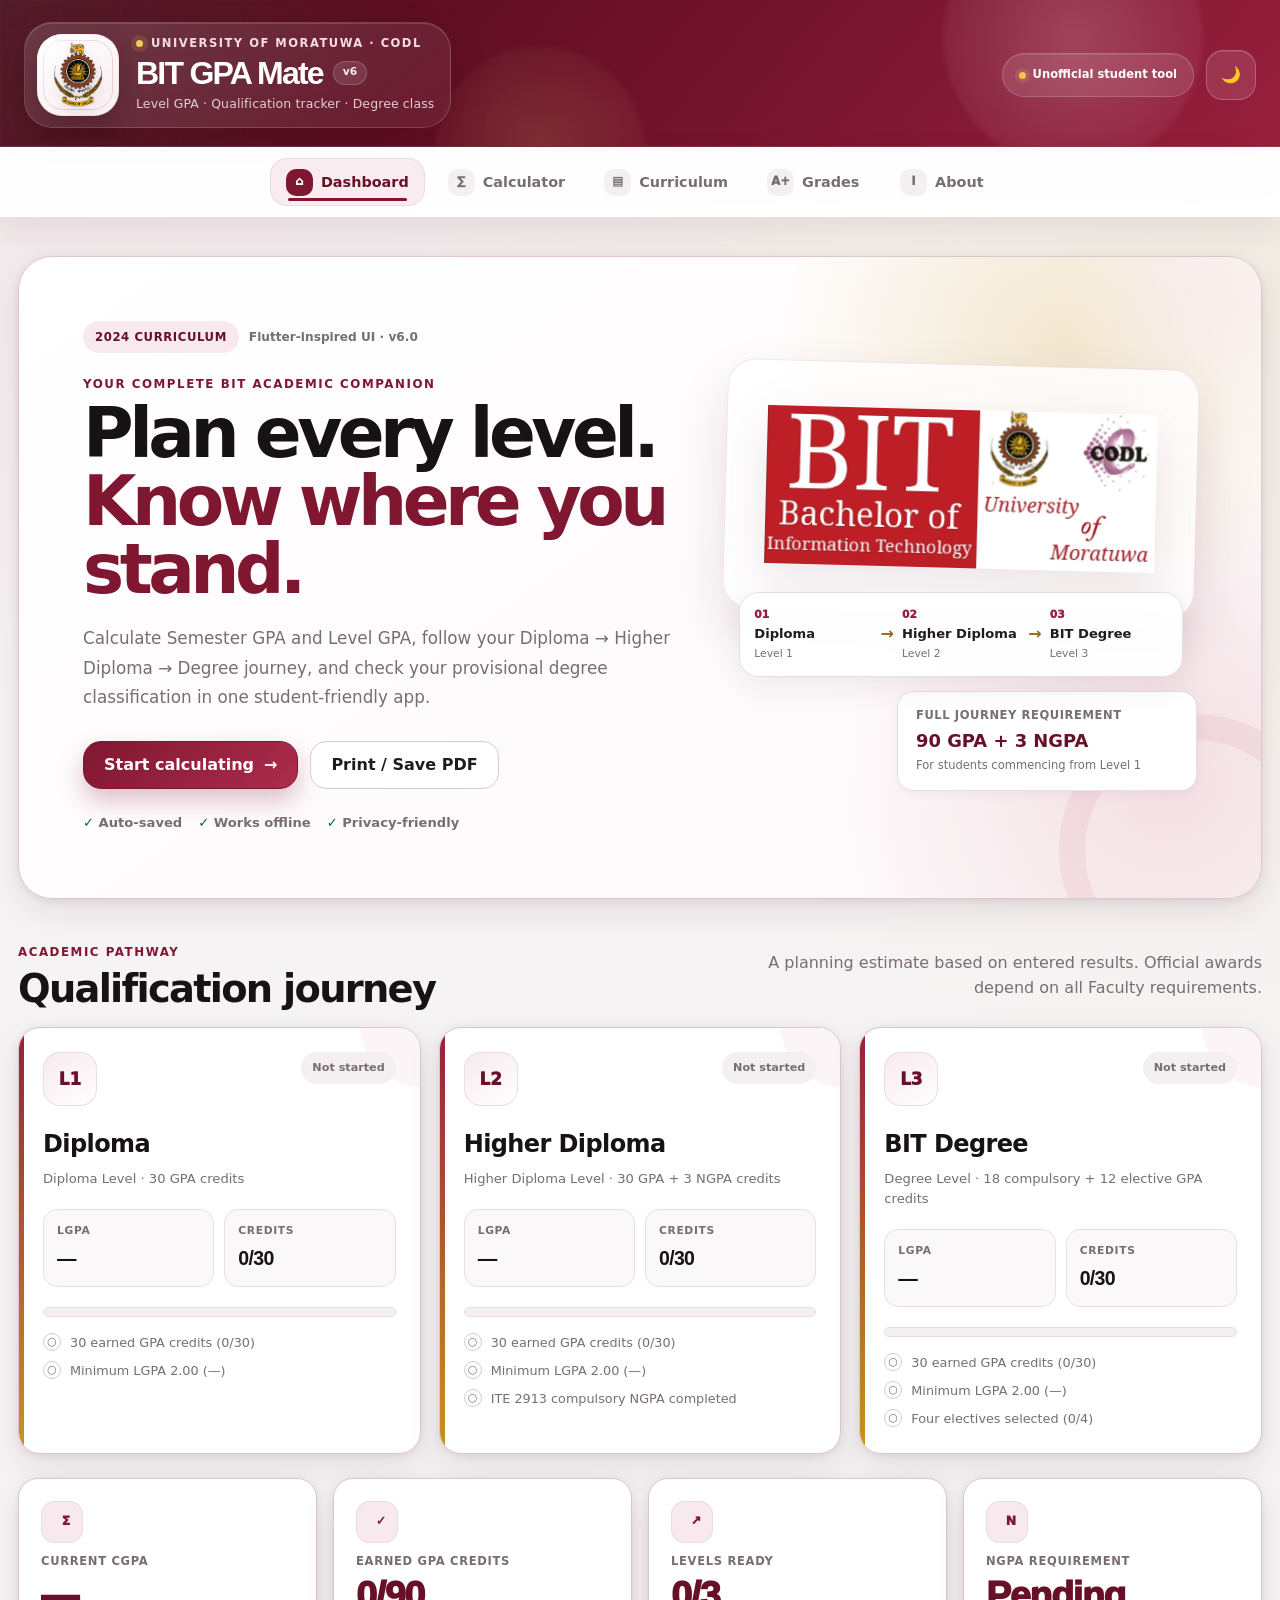
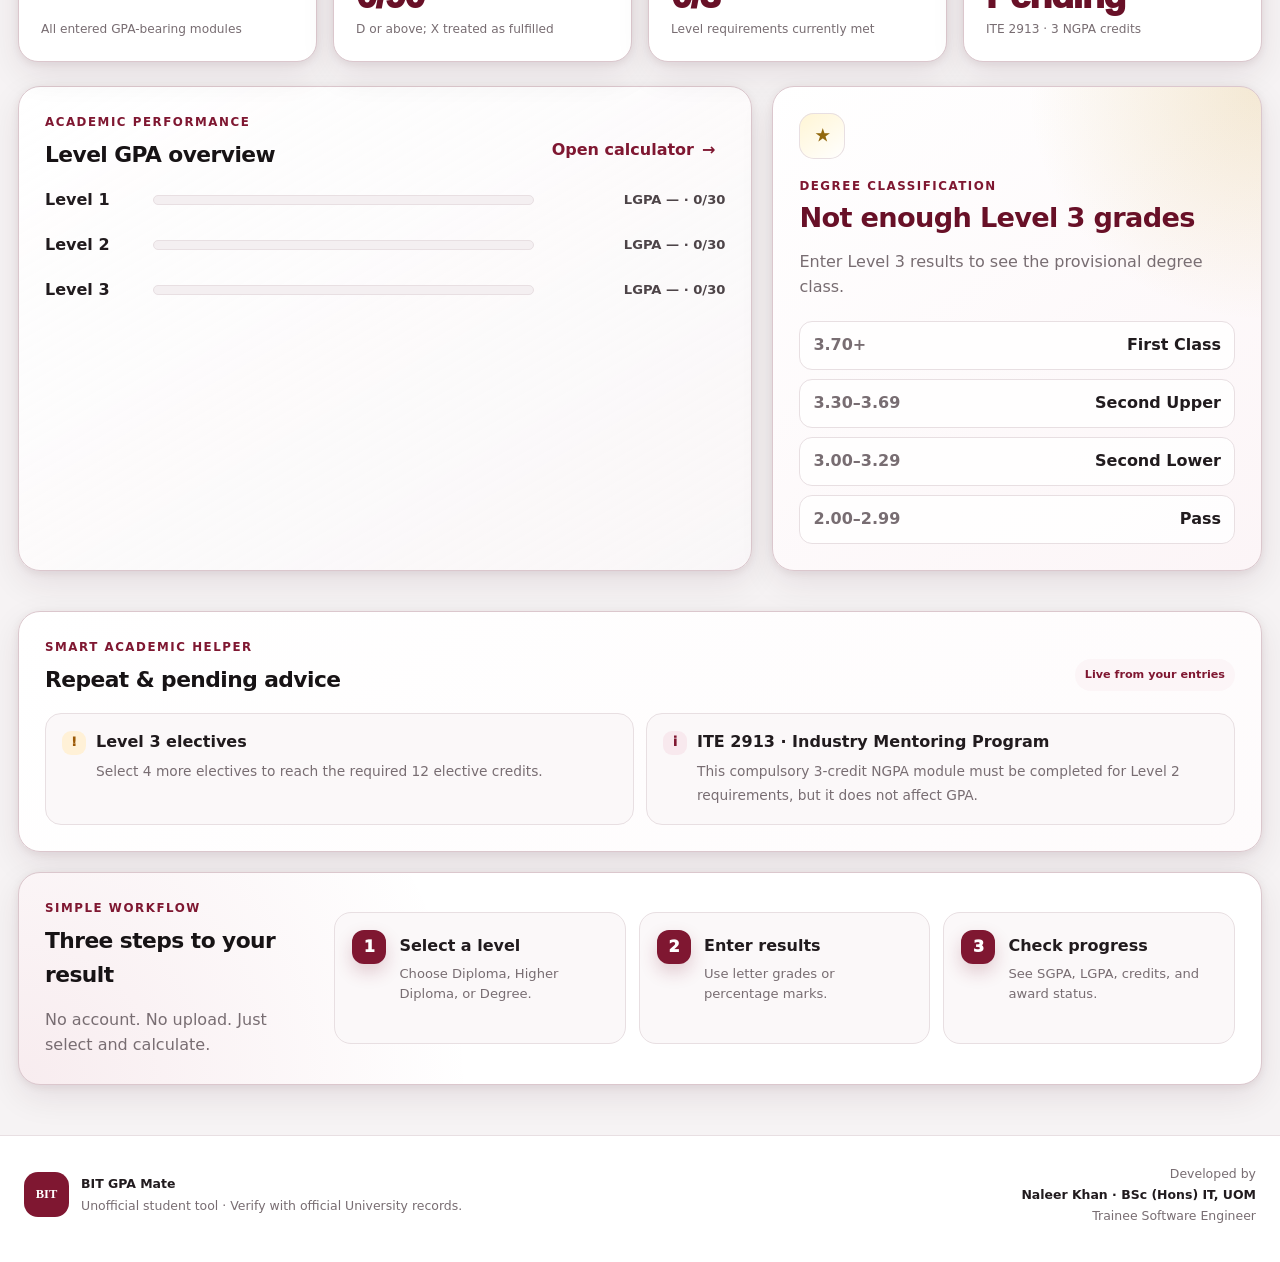
<file: index.html>
<!DOCTYPE html>
<html lang="en">
<head>
  <meta charset="UTF-8" />
  <meta name="viewport" content="width=device-width, initial-scale=1.0" />
  <meta name="theme-color" content="#6f1028" />
  <meta name="description" content="Student-friendly level-by-level GPA and qualification tracker for University of Moratuwa BIT students." />
  <title>BIT GPA Mate | University of Moratuwa</title>
  <link rel="icon" type="image/png" sizes="192x192" href="assets/icons/icon-192.png" />
  <link rel="apple-touch-icon" href="assets/icons/apple-touch-icon.png" />
  <link rel="manifest" href="manifest.json" />
  <link rel="stylesheet" href="styles.css?v=6.0.0" />
</head>
<body>
  <a class="skip-link" href="#dashboard">Skip to content</a>

  <div id="appSplash" class="app-splash" aria-hidden="true">
    <div class="app-splash-card">
      <div class="app-splash-logo-wrap">
        <img src="assets/uom-crest.png" alt="University of Moratuwa crest" class="app-splash-logo" />
      </div>
      <p class="app-splash-kicker">University of Moratuwa · BIT</p>
      <h1 class="app-splash-title">BIT GPA Mate</h1>
      <p class="app-splash-caption">Calculate Your GPA Own Way</p>
      <div class="app-splash-divider"></div>
      <p class="app-splash-developer">Developed by : <strong>Naleer Khan BSc (Hons) IT, UOM</strong></p>
      <p class="app-splash-role">Trainee Software Engineer</p>
    </div>
  </div>

  <div class="app-shell">
    <header class="site-header">
      <div class="topbar">
        <span class="appbar-orb appbar-orb-one" aria-hidden="true"></span>
        <span class="appbar-orb appbar-orb-two" aria-hidden="true"></span>

        <a class="brand-wrap" href="#dashboard" data-jump="dashboard" aria-label="BIT GPA Mate dashboard">
          <span class="brand-emblem">
            <span class="brand-logo-ring" aria-hidden="true"></span>
            <img class="brand-crest" src="assets/uom-crest.png" alt="University of Moratuwa crest" />
          </span>
          <span class="brand-copy">
            <span class="eyebrow"><span class="university-dot" aria-hidden="true"></span> University of Moratuwa · CODL</span>
            <span class="brand-title-row">
              <strong class="brand-title">BIT GPA Mate</strong>
              <span class="app-version-pill">v6</span>
            </span>
            <span class="subtitle">Level GPA · Qualification tracker · Degree class</span>
            <span class="mobile-tool-badge"><span class="badge-dot"></span> Unofficial student tool</span>
          </span>
        </a>

        <div class="top-actions">
          <span class="unofficial-badge"><span class="badge-dot"></span> Unofficial student tool</span>
          <button id="installAppBtn" class="install-app-btn hidden" type="button" aria-label="Install BIT GPA Mate">
            <span class="install-icon" aria-hidden="true">↓</span><span>Install App</span>
          </button>
          <button id="themeToggle" class="icon-btn" type="button" aria-label="Toggle dark mode" title="Toggle dark mode"><span class="theme-button-icon">🌙</span></button>
        </div>
      </div>

      <nav class="main-nav" aria-label="Main navigation">
        <button class="nav-btn active" data-page="dashboard" type="button">
          <span class="nav-icon">⌂</span><span>Dashboard</span>
        </button>
        <button class="nav-btn" data-page="calculator" type="button">
          <span class="nav-icon">∑</span><span>Calculator</span>
        </button>
        <button class="nav-btn" data-page="curriculum" type="button">
          <span class="nav-icon">▤</span><span>Curriculum</span>
        </button>
        <button class="nav-btn" data-page="grade-guide" type="button">
          <span class="nav-icon">A+</span><span>Grades</span>
        </button>
        <button class="nav-btn" data-page="about" type="button">
          <span class="nav-icon">i</span><span>About</span>
        </button>
      </nav>
    </header>

    <main>
      <section id="dashboard" class="page active-page">
        <div class="hero-card">
          <div class="hero-content">
            <div class="hero-meta-row">
              <span class="hero-chip">2024 Curriculum</span>
              <span class="hero-version">Flutter-inspired UI · v6.0</span>
            </div>
            <p class="section-kicker">Your complete BIT academic companion</p>
            <h1 class="hero-title">Plan every level.<br /><span>Know where you stand.</span></h1>
            <p class="hero-description">
              Calculate Semester GPA and Level GPA, follow your Diploma → Higher Diploma → Degree journey,
              and check your provisional degree classification in one student-friendly app.
            </p>
            <div class="hero-actions">
              <button class="primary-btn" type="button" data-jump="calculator">
                Start calculating <span aria-hidden="true">→</span>
              </button>
              <button id="printReportBtn" class="secondary-btn" type="button">
                Print / Save PDF
              </button>
            </div>
            <div class="hero-trust-row" aria-label="Application benefits">
              <span>✓ Auto-saved</span>
              <span>✓ Works offline</span>
              <span>✓ Privacy-friendly</span>
            </div>
          </div>

          <div class="hero-visual" aria-label="BIT qualification path">
            <div class="hero-logo-frame">
              <img class="hero-logo" src="assets/bit-uom-logo.png" alt="Bachelor of Information Technology, University of Moratuwa" />
            </div>
            <div class="journey-mini">
              <div><span>01</span><strong>Diploma</strong><small>Level 1</small></div>
              <i>→</i>
              <div><span>02</span><strong>Higher Diploma</strong><small>Level 2</small></div>
              <i>→</i>
              <div><span>03</span><strong>BIT Degree</strong><small>Level 3</small></div>
            </div>
            <div class="hero-mini-card">
              <span>Full journey requirement</span>
              <strong>90 GPA + 3 NGPA</strong>
              <small>For students commencing from Level 1</small>
            </div>
          </div>
        </div>

        <div class="section-heading">
          <div>
            <p class="section-kicker">Academic pathway</p>
            <h2>Qualification journey</h2>
          </div>
          <p class="muted compact-note">A planning estimate based on entered results. Official awards depend on all Faculty requirements.</p>
        </div>
        <div id="qualificationJourney" class="qualification-grid"></div>

        <div class="summary-grid" id="summaryGrid"></div>

        <div class="dashboard-grid">
          <article class="panel performance-panel">
            <div class="panel-heading">
              <div>
                <p class="section-kicker">Academic performance</p>
                <h3>Level GPA overview</h3>
              </div>
              <button class="text-btn" type="button" data-jump="calculator">Open calculator <span>→</span></button>
            </div>
            <div id="levelOverview" class="level-overview"></div>
          </article>

          <article class="panel class-panel">
            <div class="class-panel-icon">★</div>
            <p class="section-kicker">Degree classification</p>
            <h3 id="classTitle">Not enough Level 3 grades</h3>
            <p id="classMessage">Enter Level 3 results to see the provisional degree class.</p>
            <div class="class-scale">
              <div><span>3.70+</span><strong>First Class</strong></div>
              <div><span>3.30–3.69</span><strong>Second Upper</strong></div>
              <div><span>3.00–3.29</span><strong>Second Lower</strong></div>
              <div><span>2.00–2.99</span><strong>Pass</strong></div>
            </div>
          </article>
        </div>

        <article class="panel advice-panel">
          <div class="panel-heading">
            <div>
              <p class="section-kicker">Smart academic helper</p>
              <h3>Repeat & pending advice</h3>
            </div>
            <span class="panel-pill">Live from your entries</span>
          </div>
          <div id="repeatAdvice" class="advice-list"></div>
        </article>

        <article class="panel quick-guide">
          <div class="quick-guide-title">
            <p class="section-kicker">Simple workflow</p>
            <h3>Three steps to your result</h3>
            <p class="muted">No account. No upload. Just select and calculate.</p>
          </div>
          <div class="steps-grid">
            <div class="step-card"><span>1</span><div><h4>Select a level</h4><p>Choose Diploma, Higher Diploma, or Degree.</p></div></div>
            <div class="step-card"><span>2</span><div><h4>Enter results</h4><p>Use letter grades or percentage marks.</p></div></div>
            <div class="step-card"><span>3</span><div><h4>Check progress</h4><p>See SGPA, LGPA, credits, and award status.</p></div></div>
          </div>
        </article>
      </section>

      <section id="calculator" class="page">
        <div class="page-hero compact-page-hero">
          <div>
            <p class="section-kicker">Level GPA calculator</p>
            <h2>Enter your BIT results</h2>
            <p class="muted">Every change is saved automatically on this device.</p>
          </div>
          <div class="toolbar-card">
            <div class="toolbar-field">
              <label class="field-label" for="inputMode">Input mode</label>
              <select id="inputMode" class="control-select">
                <option value="grade">Letter grade</option>
                <option value="marks">Percentage marks</option>
              </select>
            </div>
            <button id="resetBtn" class="danger-outline-btn" type="button">Reset all</button>
          </div>
        </div>

        <div class="level-switcher" role="tablist" aria-label="Choose BIT level">
          <button class="level-tab active" type="button" data-level="1" role="tab">
            <span class="level-tab-number">01</span>
            <span class="level-tab-copy"><small>Level 1</small><strong>Diploma</strong></span>
            <span class="level-tab-arrow">→</span>
          </button>
          <button class="level-tab" type="button" data-level="2" role="tab">
            <span class="level-tab-number">02</span>
            <span class="level-tab-copy"><small>Level 2</small><strong>Higher Diploma</strong></span>
            <span class="level-tab-arrow">→</span>
          </button>
          <button class="level-tab" type="button" data-level="3" role="tab">
            <span class="level-tab-number">03</span>
            <span class="level-tab-copy"><small>Level 3</small><strong>BIT Degree</strong></span>
            <span class="level-tab-arrow">→</span>
          </button>
        </div>

        <div id="activeLevelSummary" class="active-level-summary"></div>

        <div class="notice-card">
          <span class="notice-icon">!</span>
          <div>
            <strong>Marks mode note</strong>
            <p>0–34 is displayed as <strong>I</strong>, assuming CA eligibility was satisfied. Select <strong>Grade mode → F</strong> when CA was failed or not completed.</p>
          </div>
        </div>

        <div id="semesterCards" class="semester-stack"></div>
      </section>

      <section id="curriculum" class="page">
        <div class="page-hero compact-page-hero">
          <div>
            <p class="section-kicker">2024 curriculum</p>
            <h2>BIT course structure</h2>
            <p class="muted">All compulsory, NGPA, and elective credit requirements organised level by level.</p>
          </div>
          <div class="credit-total-card">
            <span>Total degree path</span>
            <strong>90 GPA + 3 NGPA</strong>
          </div>
        </div>

        <div class="award-map">
          <div><span class="award-map-index">01</span><span>Level 1</span><strong>Diploma</strong><small>30 GPA credits</small></div>
          <b>→</b>
          <div><span class="award-map-index">02</span><span>Level 2</span><strong>Higher Diploma</strong><small>30 GPA + 3 NGPA</small></div>
          <b>→</b>
          <div><span class="award-map-index">03</span><span>Level 3</span><strong>BIT Degree</strong><small>18 compulsory + 12 elective</small></div>
        </div>
        <div id="curriculumContent"></div>
      </section>

      <section id="grade-guide" class="page">
        <div class="page-hero compact-page-hero">
          <div>
            <p class="section-kicker">Handbook-based rules</p>
            <h2>Grade points & repeat guidance</h2>
            <p class="muted">A quick reference for marks, grade points, credit eligibility, and repeat outcomes.</p>
          </div>
          <div class="credit-total-card grade-highlight-card">
            <span>Minimum credit grade</span>
            <strong>D or above</strong>
          </div>
        </div>

        <div class="guide-grid">
          <article class="panel">
            <div class="panel-heading">
              <div><p class="section-kicker">Reference table</p><h3>Grade scale</h3></div>
            </div>
            <div class="table-wrap">
              <table class="data-table grade-data-table">
                <thead><tr><th>Marks</th><th>Grade</th><th>Grade point</th><th>Meaning</th></tr></thead>
                <tbody id="gradeTableBody"></tbody>
              </table>
            </div>
          </article>

          <article class="panel rules-card">
            <div class="rules-icon">✓</div>
            <p class="section-kicker">Must know</p>
            <h3>Important rules</h3>
            <ul class="rule-list">
              <li><strong>D or above</strong> earns course credit.</li>
              <li><strong>Minimum LGPA 2.00</strong> is required at each level for its qualification.</li>
              <li><strong>Level 1:</strong> 30 GPA credits for Diploma requirements.</li>
              <li><strong>Level 2:</strong> 30 GPA + 3 NGPA credits for Higher Diploma requirements.</li>
              <li><strong>Level 3:</strong> 30 GPA credits for BIT Degree requirements.</li>
              <li><strong>F:</strong> repeat CA + semester exam; repeat grade capped at C.</li>
              <li><strong>I:</strong> repeat semester exam only; improvement capped at C.</li>
              <li><strong>T:</strong> next exam sitting is treated as a first attempt.</li>
              <li><strong>Degree class:</strong> based on Level 3 LGPA, subject to official conditions.</li>
            </ul>
          </article>
        </div>

        <article class="panel formula-panel">
          <div class="formula-copy">
            <p class="section-kicker">Weighted calculation</p>
            <h3>GPA formula</h3>
            <p class="muted">SGPA uses one semester. LGPA uses the corresponding level modules.</p>
          </div>
          <p class="formula">GPA = Σ (Credits × Grade Point) ÷ Σ Credits</p>
        </article>
      </section>

      <section id="about" class="page">
        <div class="page-hero about-hero">
          <div>
            <span class="hero-chip">Student-built project</span>
            <p class="section-kicker">About BIT GPA Mate</p>
            <h2>Made to make BIT progress easier to understand.</h2>
            <p class="muted">An offline-first GPA and qualification planning tool based on the University of Moratuwa CODL BIT 2024 Student Handbook.</p>
          </div>
          <img src="assets/uom-crest.png" alt="University of Moratuwa crest" />
        </div>

        <div class="about-layout">
          <article class="panel about-card">
            <div class="about-icon">BIT</div>
            <div>
              <p class="section-kicker">Purpose</p>
              <h2>Built for UOM BIT students</h2>
              <p>Track grades, GPA, credits, level awards, and degree classification without sending results to a server.</p>
              <p>This is not an official University system. Always verify final results, eligibility, and awards using official records and CODL/FIT guidance.</p>
            </div>
          </article>

          <article class="panel developer-card">
            <div class="developer-icon">&lt;/&gt;</div>
            <p class="section-kicker">Designed & developed by</p>
            <h2>Naleer Khan</h2>
            <p class="developer-degree">BSc (Hons) IT · UOM</p>
            <p class="developer-role">Trainee Software Engineer</p>
            <div class="developer-tags"><span>Student-first UX</span><span>Offline PWA</span><span>Privacy-friendly</span></div>
          </article>

          <article class="panel info-card">
            <div class="feature-grid">
              <div><span>🔒</span><h3>Private by design</h3><p>Your results stay in local browser storage. Nothing is uploaded.</p></div>
              <div><span>📴</span><h3>Offline-ready</h3><p>After the first load, supported browsers can continue using the PWA offline.</p></div>
              <div><span>📲</span><h3>Installable</h3><p>Add it to your home screen and use it like a native mobile app.</p></div>
            </div>
          </article>
        </div>
      </section>
    </main>

    <footer>
      <div class="footer-brand">
        <span class="footer-mark">BIT</span>
        <div><strong>BIT GPA Mate</strong><span>Unofficial student tool · Verify with official University records.</span></div>
      </div>
      <div class="footer-developer">
        <span>Developed by</span>
        <strong>Naleer Khan · BSc (Hons) IT, UOM</strong>
        <span>Trainee Software Engineer</span>
      </div>
    </footer>
  </div>

  <dialog id="installHelpDialog" class="install-dialog">
    <div class="install-dialog-content">
      <button id="closeInstallHelp" class="dialog-close" type="button" aria-label="Close">×</button>
      <div class="install-dialog-icon">📲</div>
      <h2>Install BIT GPA Mate</h2>
      <div id="installHelpText">
        <p>Open your browser menu and select <strong>Install app</strong> or <strong>Add to Home screen</strong>.</p>
      </div>
      <button id="installHelpDone" class="primary-btn" type="button">Okay</button>
    </div>
  </dialog>


  <div id="diplomaEligibleModal" class="eligibility-modal" role="dialog" aria-modal="true" aria-labelledby="diplomaEligibleTitle" hidden>
    <div class="eligibility-backdrop" data-close-eligibility></div>
    <div class="eligibility-card">
      <div id="eligibilityConfetti" class="eligibility-confetti" aria-hidden="true"></div>
      <button class="eligibility-close" type="button" aria-label="Close" data-close-eligibility>×</button>
      <div class="eligibility-icon" aria-hidden="true">🎓</div>
      <p class="eligibility-kicker">Level 1 completed</p>
      <h2 id="diplomaEligibleTitle">Diploma Eligible!</h2>
      <p class="eligibility-message">Congratulations! Your entered results currently satisfy the Level 1 GPA credit and minimum LGPA requirements for the Diploma.</p>
      <div class="eligibility-stats">
        <div><span>Earned credits</span><strong id="diplomaEligibleCredits">30 / 30</strong></div>
        <div><span>Level 1 LGPA</span><strong id="diplomaEligibleLgpa">2.00+</strong></div>
      </div>
      <p class="eligibility-note">*Final certificate eligibility also depends on all official Faculty requirements and University records.</p>
      <button id="eligibilityDoneBtn" class="primary-btn eligibility-done" type="button">Awesome! ✨</button>
    </div>
  </div>

  <div id="toast" class="toast" role="status" aria-live="polite"></div>
  <script src="app.js?v=6.0.0"></script>
</body>
</html>
</file>
<file: styles.css>
:root {
  color-scheme: light;
  --brand-950: #3d0716;
  --brand-900: #520b1f;
  --brand-800: #681027;
  --brand-700: #7f1731;
  --brand-600: #971f3d;
  --brand-500: #ad2c4c;
  --brand-100: #f8e9ee;
  --brand-50: #fcf5f7;
  --gold-700: #92680d;
  --gold-500: #c7951d;
  --gold-200: #f1d889;
  --gold-100: #fff5d4;
  --green-700: #14623f;
  --green-100: #e6f6ee;
  --amber-700: #9b5906;
  --amber-100: #fff1d7;
  --red-700: #a42035;
  --red-100: #fde8ec;
  --ink-950: #171315;
  --ink-900: #211b1e;
  --ink-700: #4d4448;
  --ink-500: #786d72;
  --paper: #f6f3f4;
  --surface: #ffffff;
  --surface-2: #fbf8f9;
  --surface-3: #f4eff1;
  --line: #e8dfe2;
  --line-strong: #d9cbd0;
  --shadow-xs: 0 3px 12px rgba(67, 20, 34, 0.05);
  --shadow-sm: 0 10px 30px rgba(67, 20, 34, 0.08);
  --shadow-md: 0 22px 60px rgba(67, 20, 34, 0.12);
  --shadow-brand: 0 16px 36px rgba(127, 23, 49, 0.22);
  --radius-xl: 30px;
  --radius-lg: 22px;
  --radius-md: 16px;
  --radius-sm: 12px;
  --container: 1320px;
}

html[data-theme="dark"] {
  color-scheme: dark;
  --brand-950: #ffe9ef;
  --brand-900: #ffd2dc;
  --brand-800: #f6a0b5;
  --brand-700: #e27892;
  --brand-600: #d85f7b;
  --brand-500: #c9526d;
  --brand-100: #381823;
  --brand-50: #29151c;
  --gold-700: #f1ca63;
  --gold-500: #deb64c;
  --gold-200: #6e581f;
  --gold-100: #332a14;
  --green-700: #76d9a7;
  --green-100: #153427;
  --amber-700: #ffc166;
  --amber-100: #38260f;
  --red-700: #ff8294;
  --red-100: #3c1720;
  --ink-950: #fff8fa;
  --ink-900: #f7eef1;
  --ink-700: #d1c5ca;
  --ink-500: #a99ca1;
  --paper: #100d0f;
  --surface: #1b1719;
  --surface-2: #221d20;
  --surface-3: #2b2427;
  --line: #3a3135;
  --line-strong: #4a3e43;
  --shadow-xs: 0 3px 12px rgba(0, 0, 0, 0.18);
  --shadow-sm: 0 10px 30px rgba(0, 0, 0, 0.28);
  --shadow-md: 0 22px 60px rgba(0, 0, 0, 0.38);
  --shadow-brand: 0 16px 36px rgba(0, 0, 0, 0.36);
}

* {
  box-sizing: border-box;
}

html {
  scroll-behavior: smooth;
}

body {
  margin: 0;
  min-width: 320px;
  background:
    radial-gradient(circle at 10% -10%, color-mix(in srgb, var(--brand-500) 10%, transparent), transparent 30%),
    radial-gradient(circle at 95% 10%, color-mix(in srgb, var(--gold-500) 8%, transparent), transparent 28%),
    var(--paper);
  color: var(--ink-900);
  font-family: Inter, ui-sans-serif, system-ui, -apple-system, BlinkMacSystemFont, "Segoe UI", sans-serif;
  line-height: 1.55;
  -webkit-font-smoothing: antialiased;
  text-rendering: optimizeLegibility;
}

button,
select,
input {
  font: inherit;
}

button {
  cursor: pointer;
}

button,
a,
select,
input {
  -webkit-tap-highlight-color: transparent;
}

img {
  display: block;
  max-width: 100%;
}


body.splash-active,
body.eligibility-active {
  overflow: hidden;
}

.app-splash {
  position: fixed;
  inset: 0;
  z-index: 9999;
  display: none;
  align-items: center;
  justify-content: center;
  padding: 24px;
  background:
    radial-gradient(circle at 50% 18%, rgba(173, 44, 76, 0.10), transparent 26%),
    linear-gradient(180deg, #f8f4f5 0%, #f3eeef 100%);
  opacity: 0;
  visibility: hidden;
  transition: opacity 0.38s ease, visibility 0.38s ease;
}

.app-splash.show {
  display: flex;
  opacity: 1;
  visibility: visible;
}

.app-splash.hide {
  opacity: 0;
  visibility: hidden;
}

.app-splash-card {
  width: min(100%, 420px);
  padding: 28px 24px 30px;
  border: 1px solid rgba(127, 23, 49, 0.10);
  border-radius: 36px;
  background: rgba(255, 255, 255, 0.96);
  box-shadow: 0 30px 60px rgba(67, 20, 34, 0.14);
  text-align: center;
  position: relative;
  overflow: hidden;
}

.app-splash-card::before,
.app-splash-card::after {
  content: "";
  position: absolute;
  inset: 14px;
  border: 7px solid rgba(127, 23, 49, 0.62);
  border-radius: 32px;
  pointer-events: none;
}

.app-splash-card::after {
  inset: 0;
  border: none;
  background:
    radial-gradient(circle at left center, rgba(127, 23, 49, 0.82) 0 20%, transparent 21%),
    radial-gradient(circle at right center, rgba(127, 23, 49, 0.82) 0 20%, transparent 21%),
    radial-gradient(circle at top center, rgba(127, 23, 49, 0.82) 0 20%, transparent 21%),
    radial-gradient(circle at bottom center, rgba(127, 23, 49, 0.82) 0 20%, transparent 21%);
  opacity: 0.18;
}

.app-splash-logo-wrap {
  width: 170px;
  height: 170px;
  margin: 16px auto 18px;
  display: grid;
  place-items: center;
  border-radius: 32px;
  background: linear-gradient(180deg, #fffdfd, #f9f4f5);
  box-shadow: inset 0 0 0 1px rgba(127, 23, 49, 0.08);
}

.app-splash-logo {
  width: 140px;
  height: 140px;
  object-fit: contain;
}

.app-splash-kicker {
  margin: 0 0 8px;
  color: var(--brand-700);
  font-size: 0.78rem;
  font-weight: 900;
  letter-spacing: 0.13em;
  text-transform: uppercase;
}

.app-splash-title {
  margin: 0;
  color: var(--ink-950);
  font-family: Georgia, "Times New Roman", serif;
  font-size: clamp(2rem, 7vw, 2.55rem);
  line-height: 1.08;
}

.app-splash-caption {
  margin: 10px 0 0;
  color: var(--ink-700);
  font-size: 1rem;
  font-weight: 700;
}

.app-splash-divider {
  width: 84px;
  height: 4px;
  margin: 18px auto 14px;
  border-radius: 999px;
  background: linear-gradient(90deg, var(--gold-500), var(--brand-500));
}

.app-splash-developer,
.app-splash-role {
  margin: 0;
  color: var(--ink-700);
}

.app-splash-developer {
  font-size: 0.96rem;
  line-height: 1.5;
}

.app-splash-role {
  margin-top: 4px;
  color: var(--brand-700);
  font-size: 0.95rem;
  font-weight: 800;
}

html[data-theme="dark"] .app-splash {
  background:
    radial-gradient(circle at 50% 18%, rgba(201, 82, 109, 0.18), transparent 26%),
    linear-gradient(180deg, #181315 0%, #100d0f 100%);
}

html[data-theme="dark"] .app-splash-card {
  background: rgba(27, 23, 25, 0.96);
  border-color: rgba(255, 210, 220, 0.08);
}

@media (max-width: 600px) {
  .app-splash {
    padding: 18px;
  }

  .app-splash-card {
    width: min(100%, 360px);
    padding: 24px 20px 28px;
    border-radius: 32px;
  }

  .app-splash-card::before {
    inset: 12px;
  }

  .app-splash-logo-wrap {
    width: 156px;
    height: 156px;
    margin-top: 10px;
  }

  .app-splash-logo {
    width: 128px;
    height: 128px;
  }

  .app-splash-caption {
    font-size: 0.95rem;
  }

  .app-splash-developer {
    font-size: 0.88rem;
  }

  .app-splash-role {
    font-size: 0.9rem;
  }
}

.skip-link {
  position: fixed;
  top: 10px;
  left: 10px;
  z-index: 100;
  padding: 10px 14px;
  border-radius: 10px;
  background: var(--surface);
  color: var(--brand-800);
  font-weight: 800;
  transform: translateY(-160%);
  transition: transform 0.2s ease;
}

.skip-link:focus {
  transform: translateY(0);
}

.app-shell {
  min-height: 100vh;
}

.site-header {
  position: sticky;
  top: 0;
  z-index: 50;
  box-shadow: 0 10px 36px rgba(61, 7, 22, 0.16);
}

.topbar {
  display: flex;
  align-items: center;
  justify-content: space-between;
  gap: 28px;
  min-height: 112px;
  padding: 18px max(24px, calc((100vw - var(--container)) / 2));
  color: #fff;
  background:
    radial-gradient(circle at 88% -30%, rgba(255, 255, 255, 0.14), transparent 38%),
    linear-gradient(120deg, #4d091b 0%, #711029 50%, #8c1c37 100%);
}

.brand-wrap {
  display: flex;
  align-items: center;
  gap: 16px;
  min-width: 0;
  color: inherit;
  text-decoration: none;
}

.brand-emblem {
  display: grid;
  place-items: center;
  width: 76px;
  height: 76px;
  flex: 0 0 auto;
  border: 1px solid rgba(255, 255, 255, 0.22);
  border-radius: 24px;
  background: rgba(255, 255, 255, 0.94);
  box-shadow: 0 12px 28px rgba(35, 0, 10, 0.22);
}

.brand-crest {
  width: 62px;
  height: 62px;
  object-fit: contain;
}

.brand-copy {
  display: grid;
  min-width: 0;
}

.eyebrow,
.section-kicker {
  margin: 0 0 7px;
  color: var(--brand-700);
  font-size: 0.74rem;
  font-weight: 900;
  letter-spacing: 0.13em;
  text-transform: uppercase;
}

.topbar .eyebrow {
  color: #f4c9d4;
}

.brand-title {
  color: #fff;
  font-family: Georgia, "Times New Roman", serif;
  font-size: clamp(1.55rem, 2vw, 2.05rem);
  line-height: 1;
  letter-spacing: -0.025em;
}

.subtitle {
  margin-top: 7px;
  color: #efdce2;
  font-size: 0.82rem;
}

.top-actions {
  display: flex;
  align-items: center;
  gap: 10px;
  flex: 0 0 auto;
}

.unofficial-badge,
.hero-chip,
.status-chip,
.credit-pill,
.panel-pill,
.developer-tags span {
  display: inline-flex;
  align-items: center;
  width: fit-content;
  border-radius: 999px;
  font-weight: 800;
}

.unofficial-badge {
  gap: 7px;
  min-height: 40px;
  padding: 0 14px;
  border: 1px solid rgba(255, 255, 255, 0.2);
  background: rgba(255, 255, 255, 0.09);
  color: #fff;
  font-size: 0.72rem;
  backdrop-filter: blur(12px);
}

.badge-dot {
  width: 7px;
  height: 7px;
  border-radius: 50%;
  background: #f3c353;
  box-shadow: 0 0 0 4px rgba(243, 195, 83, 0.14);
}

.icon-btn,
.install-app-btn {
  min-height: 44px;
  border-radius: 14px;
  transition: transform 0.18s ease, box-shadow 0.18s ease, background 0.18s ease;
}

.icon-btn {
  width: 46px;
  border: 1px solid rgba(255, 255, 255, 0.22);
  background: rgba(255, 255, 255, 0.1);
  color: #fff;
}

.install-app-btn {
  display: inline-flex;
  align-items: center;
  gap: 8px;
  padding: 0 17px;
  border: 1px solid #fff;
  background: #fff;
  color: #681027;
  font-weight: 900;
  box-shadow: 0 8px 20px rgba(35, 0, 10, 0.18);
}

.icon-btn:hover,
.install-app-btn:hover {
  transform: translateY(-2px);
}

.main-nav {
  display: flex;
  justify-content: center;
  gap: 8px;
  min-height: 64px;
  padding: 9px 18px;
  border-bottom: 1px solid var(--line);
  background: color-mix(in srgb, var(--surface) 94%, transparent);
  backdrop-filter: blur(20px);
}

.nav-btn {
  position: relative;
  display: inline-flex;
  align-items: center;
  gap: 8px;
  min-width: 126px;
  min-height: 46px;
  padding: 0 16px;
  border: 0;
  border-radius: 15px;
  background: transparent;
  color: var(--ink-500);
  font-size: 0.9rem;
  font-weight: 800;
  transition: color 0.2s ease, background 0.2s ease, transform 0.2s ease;
}

.nav-icon {
  display: grid;
  place-items: center;
  width: 27px;
  height: 27px;
  border-radius: 9px;
  background: var(--surface-3);
  color: var(--ink-500);
  font-size: 0.72rem;
  font-weight: 950;
}

.nav-btn:hover {
  color: var(--brand-800);
  background: var(--brand-50);
}

.nav-btn.active {
  color: var(--brand-800);
  background: var(--brand-100);
}

.nav-btn.active .nav-icon {
  background: var(--brand-700);
  color: #fff;
}

main {
  width: min(var(--container), calc(100% - 36px));
  margin: 0 auto;
  padding: 38px 0 30px;
}

.page {
  display: none;
  animation: page-in 0.28s ease;
}

.page.active-page {
  display: block;
}

@keyframes page-in {
  from { opacity: 0; transform: translateY(10px); }
  to { opacity: 1; transform: translateY(0); }
}

.hero-card,
.panel,
.summary-card,
.qualification-card,
.semester-card,
.notice-card,
.active-level-summary,
.page-hero,
.level-switcher,
.award-map > div {
  border: 1px solid var(--line);
  background: var(--surface);
  box-shadow: var(--shadow-sm);
}

.hero-card {
  position: relative;
  display: grid;
  grid-template-columns: minmax(0, 1.12fr) minmax(420px, 0.88fr);
  gap: 42px;
  align-items: center;
  min-height: 560px;
  padding: clamp(34px, 5vw, 68px);
  margin-bottom: 44px;
  overflow: hidden;
  border-radius: 34px;
  background:
    radial-gradient(circle at 84% 14%, color-mix(in srgb, var(--gold-500) 20%, transparent), transparent 24%),
    radial-gradient(circle at 92% 80%, color-mix(in srgb, var(--brand-500) 13%, transparent), transparent 26%),
    linear-gradient(145deg, var(--surface) 0%, color-mix(in srgb, var(--brand-50) 72%, var(--surface)) 100%);
  box-shadow: var(--shadow-md);
}

.hero-card::before {
  content: "";
  position: absolute;
  width: 220px;
  height: 220px;
  right: -70px;
  bottom: -88px;
  border: 26px solid color-mix(in srgb, var(--brand-500) 7%, transparent);
  border-radius: 50%;
  pointer-events: none;
}

.hero-content,
.hero-visual {
  position: relative;
  z-index: 1;
}

.hero-meta-row {
  display: flex;
  flex-wrap: wrap;
  align-items: center;
  gap: 10px;
  margin-bottom: 22px;
}

.hero-chip {
  padding: 7px 12px;
  color: var(--brand-800);
  background: var(--brand-100);
  font-size: 0.73rem;
  letter-spacing: 0.05em;
  text-transform: uppercase;
}

.hero-version {
  color: var(--ink-500);
  font-size: 0.76rem;
  font-weight: 700;
}

.hero-title {
  max-width: 760px;
  margin: 0 0 20px;
  color: var(--ink-950);
  font-size: clamp(3rem, 5.4vw, 5.2rem);
  line-height: 0.98;
  letter-spacing: -0.065em;
}

.hero-title span {
  color: var(--brand-700);
}

.hero-description {
  max-width: 720px;
  margin: 0;
  color: var(--ink-500);
  font-size: 1.05rem;
  line-height: 1.78;
}

.hero-actions {
  display: flex;
  flex-wrap: wrap;
  gap: 12px;
  margin-top: 28px;
}

.primary-btn,
.secondary-btn,
.danger-outline-btn,
.text-btn {
  min-height: 48px;
  padding: 0 20px;
  border-radius: 14px;
  font-weight: 900;
  transition: transform 0.18s ease, box-shadow 0.18s ease, background 0.18s ease;
}

.primary-btn {
  display: inline-flex;
  align-items: center;
  justify-content: center;
  gap: 10px;
  border: 1px solid var(--brand-700);
  background: linear-gradient(135deg, var(--brand-700), var(--brand-900));
  color: #fff;
  box-shadow: var(--shadow-brand);
}

.secondary-btn {
  border: 1px solid var(--line-strong);
  background: var(--surface);
  color: var(--ink-900);
}

.danger-outline-btn {
  border: 1px solid color-mix(in srgb, var(--red-700) 42%, var(--line));
  background: var(--surface);
  color: var(--red-700);
}

.text-btn {
  display: inline-flex;
  align-items: center;
  gap: 8px;
  min-height: 40px;
  padding: 0 10px;
  border: 0;
  background: transparent;
  color: var(--brand-700);
}

.primary-btn:hover,
.secondary-btn:hover,
.danger-outline-btn:hover,
.text-btn:hover {
  transform: translateY(-2px);
}

.secondary-btn:hover {
  box-shadow: var(--shadow-xs);
}

.hero-trust-row {
  display: flex;
  flex-wrap: wrap;
  gap: 16px;
  margin-top: 24px;
  color: var(--ink-500);
  font-size: 0.82rem;
  font-weight: 700;
}

.hero-trust-row span::first-letter {
  color: var(--green-700);
}

.hero-visual {
  display: grid;
  align-content: center;
  min-width: 0;
}

.hero-logo-frame {
  display: grid;
  place-items: center;
  min-height: 250px;
  padding: 26px;
  border: 1px solid rgba(127, 23, 49, 0.1);
  border-radius: 28px;
  background: rgba(255, 255, 255, 0.8);
  box-shadow: 0 24px 52px rgba(76, 13, 31, 0.12);
  transform: rotate(1.5deg);
}

html[data-theme="dark"] .hero-logo-frame {
  background: rgba(255, 255, 255, 0.92);
}

.hero-logo {
  width: min(390px, 100%);
  filter: drop-shadow(0 16px 24px rgba(65, 9, 25, 0.1));
}

.journey-mini {
  display: grid;
  grid-template-columns: 1fr auto 1fr auto 1fr;
  gap: 8px;
  align-items: center;
  margin: -22px 14px 0;
  padding: 14px;
  border: 1px solid var(--line);
  border-radius: 20px;
  background: color-mix(in srgb, var(--surface) 94%, transparent);
  box-shadow: var(--shadow-sm);
  backdrop-filter: blur(14px);
}

.journey-mini div {
  display: grid;
  gap: 1px;
  min-width: 0;
}

.journey-mini div > span {
  color: var(--brand-600);
  font-size: 0.67rem;
  font-weight: 950;
}

.journey-mini strong {
  overflow: hidden;
  color: var(--ink-900);
  font-size: 0.82rem;
  text-overflow: ellipsis;
  white-space: nowrap;
}

.journey-mini small {
  color: var(--ink-500);
  font-size: 0.67rem;
}

.journey-mini i {
  color: var(--gold-700);
  font-style: normal;
  font-weight: 900;
}

.hero-mini-card {
  display: grid;
  justify-self: end;
  width: min(300px, 100%);
  margin-top: 14px;
  padding: 15px 18px;
  border: 1px solid var(--line);
  border-radius: 16px;
  background: var(--surface);
  box-shadow: var(--shadow-xs);
}

.hero-mini-card span,
.hero-mini-card small {
  color: var(--ink-500);
}

.hero-mini-card span {
  font-size: 0.72rem;
  font-weight: 800;
  text-transform: uppercase;
  letter-spacing: 0.05em;
}

.hero-mini-card strong {
  margin: 2px 0;
  color: var(--brand-800);
  font-size: 1.12rem;
}

.hero-mini-card small {
  font-size: 0.72rem;
}

.section-heading,
.page-title-row,
.panel-heading,
.semester-header,
.curriculum-heading {
  display: flex;
  align-items: center;
  justify-content: space-between;
  gap: 22px;
}

.section-heading {
  margin-bottom: 18px;
}

.section-heading h2,
.page-title-row h2,
.page-hero h2 {
  margin: 0;
  color: var(--ink-950);
  font-size: clamp(1.9rem, 3vw, 2.75rem);
  line-height: 1.08;
  letter-spacing: -0.045em;
}

.compact-note {
  max-width: 520px;
  margin: 0;
  text-align: right;
}

.muted {
  color: var(--ink-500);
}

.qualification-grid {
  display: grid;
  grid-template-columns: repeat(3, minmax(0, 1fr));
  gap: 18px;
  margin-bottom: 24px;
}

.qualification-card {
  position: relative;
  overflow: hidden;
  padding: 24px;
  border-radius: var(--radius-lg);
  transition: transform 0.2s ease, box-shadow 0.2s ease, border-color 0.2s ease;
}

.qualification-card:hover {
  transform: translateY(-4px);
  border-color: color-mix(in srgb, var(--brand-600) 32%, var(--line));
  box-shadow: var(--shadow-md);
}

.qualification-card::before {
  content: "";
  position: absolute;
  inset: 0 auto 0 0;
  width: 5px;
  background: linear-gradient(180deg, var(--brand-600), var(--gold-500));
}

.qualification-card::after {
  content: "";
  position: absolute;
  width: 130px;
  height: 130px;
  right: -70px;
  top: -70px;
  border-radius: 50%;
  background: var(--brand-50);
}

.qualification-card.complete::before {
  background: linear-gradient(180deg, var(--green-700), #63c895);
}

.qualification-card.warning::before {
  background: linear-gradient(180deg, var(--amber-700), #efb653);
}

.qualification-card-head {
  position: relative;
  z-index: 1;
  display: flex;
  justify-content: space-between;
  gap: 12px;
  margin-bottom: 20px;
}

.level-badge {
  display: grid;
  place-items: center;
  width: 54px;
  height: 54px;
  border-radius: 17px;
  background: linear-gradient(145deg, var(--brand-100), var(--surface));
  color: var(--brand-800);
  font-size: 1.05rem;
  font-weight: 950;
  box-shadow: inset 0 0 0 1px var(--line);
}

.status-chip {
  align-self: flex-start;
  padding: 7px 11px;
  background: var(--surface-3);
  color: var(--ink-500);
  font-size: 0.7rem;
}

.status-chip.complete {
  background: var(--green-100);
  color: var(--green-700);
}

.status-chip.progress {
  background: var(--amber-100);
  color: var(--amber-700);
}

.qualification-card h3,
.qualification-card p {
  position: relative;
  z-index: 1;
  margin: 0;
}

.qualification-card h3 {
  color: var(--ink-950);
  font-size: 1.5rem;
  letter-spacing: -0.025em;
}

.award-subtitle {
  margin-top: 5px !important;
  color: var(--ink-500);
  font-size: 0.82rem;
}

.qualification-metrics {
  position: relative;
  z-index: 1;
  display: grid;
  grid-template-columns: 1fr 1fr;
  gap: 10px;
  margin: 20px 0;
}

.metric-box {
  padding: 13px;
  border: 1px solid var(--line);
  border-radius: 14px;
  background: var(--surface-2);
}

.metric-box span,
.level-summary-stat span {
  display: block;
  color: var(--ink-500);
  font-size: 0.67rem;
  font-weight: 900;
  letter-spacing: 0.06em;
  text-transform: uppercase;
}

.metric-box strong {
  display: block;
  margin-top: 3px;
  color: var(--ink-950);
  font-size: 1.22rem;
}

.progress-track {
  position: relative;
  z-index: 1;
  height: 10px;
  overflow: hidden;
  border: 1px solid var(--line);
  border-radius: 999px;
  background: var(--surface-3);
}

.progress-fill {
  height: 100%;
  border-radius: inherit;
  background: linear-gradient(90deg, var(--brand-700), var(--gold-500));
  transition: width 0.35s ease;
}

.qualification-card.complete .progress-fill {
  background: linear-gradient(90deg, var(--green-700), #6ec79a);
}

.requirement-list {
  position: relative;
  z-index: 1;
  display: grid;
  gap: 8px;
  margin-top: 16px;
}

.requirement-item {
  display: flex;
  gap: 9px;
  align-items: flex-start;
  color: var(--ink-500);
  font-size: 0.8rem;
}

.requirement-item > span:first-child {
  display: grid;
  place-items: center;
  width: 18px;
  height: 18px;
  flex: 0 0 auto;
  border: 1px solid var(--line-strong);
  border-radius: 50%;
  font-size: 0.68rem;
  font-weight: 900;
}

.requirement-item.ok {
  color: var(--green-700);
}

.requirement-item.ok > span:first-child {
  border-color: var(--green-700);
  background: var(--green-100);
}

.summary-grid {
  display: grid;
  grid-template-columns: repeat(4, minmax(0, 1fr));
  gap: 16px;
  margin-bottom: 24px;
}

.summary-card {
  position: relative;
  display: grid;
  gap: 6px;
  min-height: 156px;
  padding: 22px;
  overflow: hidden;
  border-radius: 20px;
}

.summary-card::before {
  content: "";
  width: 42px;
  height: 42px;
  margin-bottom: 4px;
  border-radius: 14px;
  background: var(--brand-100);
  box-shadow: inset 0 0 0 1px var(--line);
}

.summary-card:nth-child(1)::after { content: "Σ"; }
.summary-card:nth-child(2)::after { content: "✓"; }
.summary-card:nth-child(3)::after { content: "↗"; }
.summary-card:nth-child(4)::after { content: "N"; }

.summary-card::after {
  position: absolute;
  top: 31px;
  left: 36px;
  display: grid;
  place-items: center;
  width: 22px;
  height: 22px;
  color: var(--brand-700);
  font-size: 0.78rem;
  font-weight: 950;
}

.summary-card .label {
  color: var(--ink-500);
  font-size: 0.72rem;
  font-weight: 900;
  letter-spacing: 0.06em;
  text-transform: uppercase;
}

.summary-card .value {
  color: var(--brand-800);
  font-size: clamp(1.65rem, 3vw, 2.35rem);
  font-weight: 950;
  line-height: 1;
  letter-spacing: -0.05em;
}

.summary-card .hint {
  color: var(--ink-500);
  font-size: 0.76rem;
}

.dashboard-grid,
.guide-grid,
.about-layout {
  display: grid;
  grid-template-columns: minmax(0, 1.2fr) minmax(350px, 0.8fr);
  gap: 20px;
}

.dashboard-grid {
  margin-bottom: 20px;
}

.panel {
  padding: 26px;
  margin-bottom: 20px;
  border-radius: var(--radius-lg);
}

.panel h3 {
  margin: 0 0 16px;
  color: var(--ink-950);
  font-size: 1.36rem;
  letter-spacing: -0.025em;
}

.panel-pill {
  padding: 7px 10px;
  background: var(--brand-50);
  color: var(--brand-700);
  font-size: 0.7rem;
}

.performance-panel {
  background: linear-gradient(150deg, var(--surface), color-mix(in srgb, var(--surface-2) 70%, transparent));
}

.level-overview {
  display: grid;
  gap: 20px;
}

.level-row {
  display: grid;
  grid-template-columns: 92px 1fr auto;
  align-items: center;
  gap: 16px;
}

.level-name {
  color: var(--ink-900);
  font-weight: 900;
}

.level-stat {
  min-width: 175px;
  color: var(--ink-700);
  text-align: right;
  font-size: 0.82rem;
  font-weight: 850;
}

.class-panel {
  position: relative;
  overflow: hidden;
  background:
    radial-gradient(circle at 100% 0%, color-mix(in srgb, var(--gold-500) 18%, transparent), transparent 34%),
    linear-gradient(145deg, var(--surface), var(--brand-50));
}

.class-panel-icon,
.rules-icon {
  display: grid;
  place-items: center;
  width: 46px;
  height: 46px;
  margin-bottom: 18px;
  border-radius: 15px;
  background: linear-gradient(145deg, var(--gold-100), var(--surface));
  color: var(--gold-700);
  font-weight: 950;
  box-shadow: inset 0 0 0 1px var(--line);
}

.class-panel h3 {
  max-width: 420px;
  color: var(--brand-800);
  font-size: 1.7rem;
  line-height: 1.16;
}

.class-panel > p:not(.section-kicker) {
  color: var(--ink-500);
}

.class-scale {
  display: grid;
  gap: 9px;
  margin-top: 22px;
}

.class-scale div {
  display: flex;
  justify-content: space-between;
  gap: 14px;
  padding: 11px 13px;
  border: 1px solid var(--line);
  border-radius: 13px;
  background: color-mix(in srgb, var(--surface) 84%, transparent);
}

.class-scale span {
  color: var(--ink-500);
  font-weight: 800;
}

.advice-panel {
  background: linear-gradient(145deg, var(--surface), color-mix(in srgb, var(--brand-50) 40%, var(--surface)));
}

.advice-list {
  display: grid;
  grid-template-columns: repeat(2, minmax(0, 1fr));
  gap: 12px;
}

.advice-item,
.empty-state {
  position: relative;
  padding: 16px 17px 16px 50px;
  border: 1px solid var(--line);
  border-radius: 16px;
  background: var(--surface-2);
}

.advice-item::before,
.empty-state::before {
  position: absolute;
  top: 17px;
  left: 16px;
  display: grid;
  place-items: center;
  width: 24px;
  height: 24px;
  border-radius: 9px;
  background: var(--brand-100);
  color: var(--brand-700);
  font-size: 0.75rem;
  font-weight: 950;
  content: "i";
}

.advice-item.warning::before { content: "!"; background: var(--amber-100); color: var(--amber-700); }
.advice-item.danger::before { content: "×"; background: var(--red-100); color: var(--red-700); }
.advice-item.success::before { content: "✓"; background: var(--green-100); color: var(--green-700); }

.advice-item strong {
  display: block;
  margin-bottom: 4px;
  color: var(--ink-900);
}

.advice-item span,
.empty-state {
  color: var(--ink-500);
  font-size: 0.86rem;
}

.quick-guide {
  display: grid;
  grid-template-columns: 0.45fr 1.55fr;
  gap: 28px;
  align-items: center;
  background:
    radial-gradient(circle at 0 100%, color-mix(in srgb, var(--brand-500) 9%, transparent), transparent 36%),
    var(--surface);
}

.quick-guide-title p:last-child {
  margin-bottom: 0;
}

.steps-grid {
  display: grid;
  grid-template-columns: repeat(3, minmax(0, 1fr));
  gap: 13px;
}

.step-card {
  display: flex;
  gap: 13px;
  align-items: flex-start;
  min-height: 132px;
  padding: 17px;
  border: 1px solid var(--line);
  border-radius: 17px;
  background: var(--surface-2);
}

.step-card > span {
  display: grid;
  place-items: center;
  width: 34px;
  height: 34px;
  flex: 0 0 auto;
  border-radius: 12px;
  background: var(--brand-700);
  color: #fff;
  font-weight: 950;
  box-shadow: 0 8px 18px rgba(127, 23, 49, 0.2);
}

.step-card h4,
.step-card p {
  margin: 0;
}

.step-card h4 {
  margin: 4px 0 5px;
  color: var(--ink-900);
}

.step-card p {
  color: var(--ink-500);
  font-size: 0.82rem;
}

.page-hero {
  display: flex;
  align-items: center;
  justify-content: space-between;
  gap: 28px;
  padding: 30px;
  margin-bottom: 22px;
  border-radius: var(--radius-xl);
  background:
    radial-gradient(circle at 100% 0%, color-mix(in srgb, var(--gold-500) 12%, transparent), transparent 34%),
    linear-gradient(145deg, var(--surface), var(--brand-50));
}

.compact-page-hero {
  min-height: 190px;
}

.page-hero p {
  margin-bottom: 0;
}

.toolbar-card {
  display: flex;
  align-items: end;
  gap: 10px;
  min-width: 360px;
  padding: 12px;
  border: 1px solid var(--line);
  border-radius: 17px;
  background: color-mix(in srgb, var(--surface) 88%, transparent);
}

.toolbar-field {
  display: grid;
  gap: 6px;
  flex: 1;
}

.field-label {
  color: var(--ink-500);
  font-size: 0.7rem;
  font-weight: 900;
  letter-spacing: 0.06em;
  text-transform: uppercase;
}

.control-select,
.grade-select,
.marks-input,
.status-select {
  min-height: 44px;
  padding: 9px 12px;
  border: 1px solid var(--line-strong);
  border-radius: 12px;
  outline: none;
  background: var(--surface);
  color: var(--ink-900);
  transition: border-color 0.18s ease, box-shadow 0.18s ease;
}

.control-select:focus,
.grade-select:focus,
.marks-input:focus,
.status-select:focus {
  border-color: var(--brand-600);
  box-shadow: 0 0 0 4px color-mix(in srgb, var(--brand-500) 13%, transparent);
}

.level-switcher {
  display: grid;
  grid-template-columns: repeat(3, minmax(0, 1fr));
  gap: 10px;
  padding: 9px;
  margin-bottom: 18px;
  border-radius: 22px;
}

.level-tab {
  display: grid;
  grid-template-columns: auto 1fr auto;
  gap: 13px;
  align-items: center;
  min-width: 0;
  min-height: 84px;
  padding: 13px 15px;
  border: 1px solid transparent;
  border-radius: 16px;
  background: transparent;
  color: var(--ink-500);
  text-align: left;
  transition: transform 0.18s ease, background 0.18s ease, border-color 0.18s ease;
}

.level-tab:hover {
  transform: translateY(-2px);
  background: var(--surface-2);
}

.level-tab-number {
  display: grid;
  place-items: center;
  width: 44px;
  height: 44px;
  border-radius: 14px;
  background: var(--surface-3);
  color: var(--ink-500);
  font-size: 0.82rem;
  font-weight: 950;
}

.level-tab-copy {
  display: grid;
  min-width: 0;
  gap: 1px;
}

.level-tab-copy small {
  color: var(--ink-500);
  font-size: 0.69rem;
  font-weight: 900;
  letter-spacing: 0.07em;
  text-transform: uppercase;
}

.level-tab-copy strong {
  overflow: hidden;
  color: var(--ink-900);
  font-size: 1rem;
  text-overflow: ellipsis;
  white-space: nowrap;
}

.level-tab-arrow {
  color: var(--line-strong);
  font-size: 1.1rem;
  font-weight: 900;
}

.level-tab.active {
  border-color: color-mix(in srgb, var(--brand-600) 30%, var(--line));
  background: linear-gradient(145deg, var(--brand-100), var(--surface));
  box-shadow: var(--shadow-xs);
}

.level-tab.active .level-tab-number {
  background: var(--brand-700);
  color: #fff;
  box-shadow: 0 8px 18px rgba(127, 23, 49, 0.2);
}

.level-tab.active .level-tab-copy small,
.level-tab.active .level-tab-copy strong,
.level-tab.active .level-tab-arrow {
  color: var(--brand-800);
}

.active-level-summary {
  display: grid;
  grid-template-columns: minmax(0, 1fr) repeat(3, minmax(130px, 0.28fr));
  gap: 14px;
  align-items: stretch;
  padding: 22px;
  margin-bottom: 18px;
  border-radius: var(--radius-lg);
  background:
    radial-gradient(circle at 92% 12%, color-mix(in srgb, var(--gold-500) 13%, transparent), transparent 26%),
    linear-gradient(135deg, var(--surface), var(--brand-50));
}

.active-level-summary > div:first-child {
  align-self: center;
}

.active-level-summary h3,
.active-level-summary p {
  margin: 0;
}

.active-level-summary h3 {
  margin-bottom: 5px;
  color: var(--ink-950);
  font-size: 1.45rem;
}

.level-summary-stat {
  display: grid;
  align-content: center;
  min-height: 94px;
  padding: 14px;
  border: 1px solid var(--line);
  border-radius: 15px;
  background: color-mix(in srgb, var(--surface) 88%, transparent);
}

.level-summary-stat strong {
  display: block;
  margin-top: 4px;
  color: var(--brand-800);
  font-size: 1.22rem;
  line-height: 1.2;
}

.notice-card {
  display: flex;
  gap: 14px;
  align-items: flex-start;
  padding: 17px 19px;
  margin-bottom: 20px;
  border-radius: 17px;
  background: linear-gradient(145deg, var(--surface), var(--gold-100));
}

.notice-icon {
  display: grid;
  place-items: center;
  width: 30px;
  height: 30px;
  flex: 0 0 auto;
  border-radius: 10px;
  background: var(--gold-500);
  color: #2c2105;
  font-weight: 950;
}

.notice-card p {
  margin: 3px 0 0;
  color: var(--ink-500);
  font-size: 0.86rem;
}

.semester-stack {
  display: grid;
  gap: 20px;
}

.semester-card {
  overflow: hidden;
  border-radius: var(--radius-lg);
}

.semester-header {
  padding: 21px 24px;
  color: #fff;
  background:
    radial-gradient(circle at 90% -40%, rgba(255, 255, 255, 0.16), transparent 38%),
    linear-gradient(130deg, #4e091b, #75122b 56%, #92213e);
}

.semester-header h3,
.semester-header p {
  margin: 0;
}

.semester-header h3 {
  font-size: 1.45rem;
}

.semester-header p {
  margin-top: 4px;
  color: #f3dce2;
  font-size: 0.82rem;
}

.sgpa-badge {
  min-width: 132px;
  padding: 10px 14px;
  border: 1px solid rgba(255, 255, 255, 0.18);
  border-radius: 15px;
  background: rgba(255, 255, 255, 0.1);
  text-align: center;
  backdrop-filter: blur(12px);
}

.sgpa-badge span {
  display: block;
  font-size: 0.66rem;
  font-weight: 800;
  letter-spacing: 0.05em;
  opacity: 0.85;
  text-transform: uppercase;
}

.sgpa-badge strong {
  display: block;
  margin-top: 2px;
  font-size: 1.42rem;
}

.table-wrap {
  overflow-x: auto;
  scrollbar-width: thin;
  scrollbar-color: var(--line-strong) transparent;
}

.data-table,
.course-table {
  width: 100%;
  border-collapse: separate;
  border-spacing: 0;
}

.data-table th,
.data-table td,
.course-table th,
.course-table td {
  padding: 15px 16px;
  border-bottom: 1px solid var(--line);
  text-align: left;
  vertical-align: middle;
}

.data-table th,
.course-table th {
  position: sticky;
  top: 0;
  z-index: 1;
  color: var(--ink-500);
  background: var(--surface-2);
  font-size: 0.69rem;
  font-weight: 900;
  letter-spacing: 0.07em;
  text-transform: uppercase;
}

.data-table tbody tr,
.course-table tbody tr {
  transition: background 0.16s ease;
}

.data-table tbody tr:hover,
.course-table tbody tr:hover {
  background: var(--brand-50);
}

.data-table tbody tr:last-child td,
.course-table tbody tr:last-child td {
  border-bottom: 0;
}

.course-code {
  color: var(--brand-800);
  font-weight: 950;
  white-space: nowrap;
}

.course-name {
  min-width: 280px;
  color: var(--ink-900);
}

.course-meta {
  display: block;
  margin-top: 4px;
  color: var(--ink-500);
  font-size: 0.72rem;
}

.grade-result {
  display: inline-flex;
  align-items: center;
  justify-content: center;
  min-width: 58px;
  min-height: 34px;
  padding: 6px 10px;
  border-radius: 999px;
  background: var(--green-100);
  color: var(--green-700);
  font-size: 0.78rem;
  font-weight: 900;
  white-space: nowrap;
}

.grade-result.fail {
  background: var(--red-100);
  color: var(--red-700);
}

.grade-result.pending {
  background: var(--surface-3);
  color: var(--ink-500);
}

.marks-entry {
  display: flex;
  align-items: center;
  gap: 8px;
}

.marks-input {
  width: 96px;
}

.grade-select {
  min-width: 110px;
}

.status-select {
  min-width: 150px;
}

.elective-picker {
  padding: 24px;
  border-bottom: 1px solid var(--line);
  background: linear-gradient(145deg, var(--surface-2), var(--brand-50));
}

.elective-picker h4,
.elective-picker p {
  margin: 0;
}

.elective-picker h4 {
  color: var(--ink-950);
  font-size: 1.15rem;
}

.elective-picker p {
  margin-top: 5px;
  color: var(--ink-500);
  font-size: 0.84rem;
}

.elective-count {
  display: inline-flex;
  margin-left: 8px;
  padding: 4px 8px;
  border-radius: 999px;
  background: var(--brand-100);
  color: var(--brand-700);
  font-size: 0.72rem;
  vertical-align: middle;
}

.elective-grid {
  display: grid;
  grid-template-columns: repeat(2, minmax(0, 1fr));
  gap: 10px;
  margin-top: 16px;
}

.elective-option {
  display: flex;
  gap: 10px;
  align-items: flex-start;
  padding: 13px;
  border: 1px solid var(--line);
  border-radius: 14px;
  background: var(--surface);
  transition: transform 0.16s ease, border-color 0.16s ease, background 0.16s ease;
}

.elective-option:hover {
  transform: translateY(-2px);
  border-color: color-mix(in srgb, var(--brand-600) 32%, var(--line));
}

.elective-option:has(input:checked) {
  border-color: color-mix(in srgb, var(--brand-600) 48%, var(--line));
  background: var(--brand-50);
}

.elective-option input {
  margin-top: 4px;
  accent-color: var(--brand-700);
}

.elective-option strong {
  display: block;
  margin-bottom: 2px;
  color: var(--brand-800);
}

.credit-total-card {
  display: grid;
  min-width: 255px;
  padding: 17px 20px;
  border: 1px solid var(--line);
  border-radius: 18px;
  background: color-mix(in srgb, var(--surface) 88%, transparent);
}

.credit-total-card span {
  color: var(--ink-500);
  font-size: 0.7rem;
  font-weight: 900;
  letter-spacing: 0.06em;
  text-transform: uppercase;
}

.credit-total-card strong {
  color: var(--brand-800);
  font-size: 1.35rem;
}

.grade-highlight-card strong {
  color: var(--green-700);
}

.award-map {
  display: grid;
  grid-template-columns: 1fr auto 1fr auto 1fr;
  gap: 12px;
  align-items: center;
  margin-bottom: 22px;
}

.award-map > div {
  position: relative;
  display: grid;
  gap: 2px;
  min-height: 135px;
  padding: 20px 20px 18px 72px;
  overflow: hidden;
  border-radius: 19px;
}

.award-map-index {
  position: absolute;
  top: 20px;
  left: 20px;
  display: grid;
  place-items: center;
  width: 40px;
  height: 40px;
  border-radius: 13px;
  background: var(--brand-100);
  color: var(--brand-700) !important;
  font-size: 0.78rem !important;
}

.award-map > div > span:not(.award-map-index) {
  color: var(--ink-500);
  font-size: 0.7rem;
  font-weight: 900;
  letter-spacing: 0.07em;
  text-transform: uppercase;
}

.award-map strong {
  color: var(--ink-950);
  font-size: 1.2rem;
}

.award-map small {
  color: var(--ink-500);
}

.award-map b {
  color: var(--brand-600);
  font-size: 1.3rem;
}

.curriculum-level {
  margin-bottom: 24px;
}

.curriculum-level:last-child {
  margin-bottom: 0;
}

.curriculum-heading {
  margin-bottom: 13px;
}

.curriculum-heading h3 {
  margin: 0;
}

.credit-pill {
  padding: 7px 11px;
  background: var(--brand-100);
  color: var(--brand-700);
  font-size: 0.72rem;
}

.rules-card {
  position: relative;
  overflow: hidden;
  background:
    radial-gradient(circle at 100% 0%, color-mix(in srgb, var(--green-700) 10%, transparent), transparent 35%),
    linear-gradient(145deg, var(--surface), var(--brand-50));
}

.rule-list {
  display: grid;
  gap: 10px;
  margin: 0;
  padding: 0;
  list-style: none;
}

.rule-list li {
  position: relative;
  padding-left: 25px;
  color: var(--ink-700);
}

.rule-list li::before {
  content: "✓";
  position: absolute;
  top: 1px;
  left: 0;
  display: grid;
  place-items: center;
  width: 17px;
  height: 17px;
  border-radius: 6px;
  background: var(--green-100);
  color: var(--green-700);
  font-size: 0.65rem;
  font-weight: 950;
}

.formula-panel {
  display: flex;
  align-items: center;
  justify-content: space-between;
  gap: 30px;
  padding: 30px;
  background: linear-gradient(145deg, var(--surface), var(--gold-100));
}

.formula-copy h3,
.formula-copy p {
  margin: 0;
}

.formula-copy h3 {
  margin-bottom: 5px;
}

.formula {
  margin: 0;
  padding: 18px 22px;
  border: 1px dashed var(--brand-600);
  border-radius: 16px;
  background: var(--surface);
  color: var(--brand-800);
  font-size: 1rem;
  font-weight: 950;
  text-align: center;
}

.about-hero img {
  width: 150px;
  height: 150px;
  object-fit: contain;
  padding: 14px;
  border: 1px solid var(--line);
  border-radius: 28px;
  background: rgba(255, 255, 255, 0.88);
  box-shadow: var(--shadow-sm);
}

.about-layout {
  grid-template-columns: minmax(0, 1.18fr) minmax(330px, 0.82fr);
}

.about-card {
  display: flex;
  align-items: center;
  gap: 24px;
}

.about-icon {
  display: grid;
  place-items: center;
  width: 130px;
  height: 130px;
  flex: 0 0 auto;
  border-radius: 32px;
  background: linear-gradient(145deg, var(--brand-700), var(--brand-950));
  color: #fff;
  font-family: Georgia, "Times New Roman", serif;
  font-size: 2.25rem;
  font-weight: 900;
  box-shadow: var(--shadow-brand);
}

.about-card p,
.info-card p {
  color: var(--ink-500);
  line-height: 1.72;
}

.developer-card {
  position: relative;
  overflow: hidden;
  background:
    radial-gradient(circle at 100% 100%, color-mix(in srgb, var(--gold-500) 22%, transparent), transparent 38%),
    linear-gradient(145deg, var(--surface), var(--brand-50));
}

.developer-card::after {
  content: "NK";
  position: absolute;
  right: -18px;
  bottom: -40px;
  color: color-mix(in srgb, var(--brand-700) 7%, transparent);
  font-size: 8rem;
  font-weight: 950;
  line-height: 1;
}

.developer-icon {
  display: grid;
  place-items: center;
  width: 50px;
  height: 50px;
  margin-bottom: 20px;
  border-radius: 16px;
  background: var(--brand-700);
  color: #fff;
  font-weight: 950;
  box-shadow: var(--shadow-brand);
}

.developer-card h2,
.developer-card p {
  position: relative;
  z-index: 1;
  margin: 0;
}

.developer-degree {
  margin-top: 6px !important;
  color: var(--brand-800) !important;
  font-weight: 900;
}

.developer-role {
  margin-top: 3px !important;
  color: var(--ink-500);
}

.developer-tags {
  position: relative;
  z-index: 1;
  display: flex;
  flex-wrap: wrap;
  gap: 7px;
  margin-top: 20px;
}

.developer-tags span {
  padding: 7px 10px;
  border: 1px solid var(--line);
  background: var(--surface);
  color: var(--ink-500);
  font-size: 0.7rem;
}

.info-card {
  grid-column: 1 / -1;
}

.feature-grid {
  display: grid;
  grid-template-columns: repeat(3, minmax(0, 1fr));
  gap: 15px;
}

.feature-grid > div {
  padding: 19px;
  border: 1px solid var(--line);
  border-radius: 17px;
  background: var(--surface-2);
}

.feature-grid > div > span {
  display: grid;
  place-items: center;
  width: 42px;
  height: 42px;
  margin-bottom: 13px;
  border-radius: 14px;
  background: var(--brand-100);
}

.feature-grid h3,
.feature-grid p {
  margin: 0;
}

.feature-grid h3 {
  margin-bottom: 5px;
}

footer {
  display: flex;
  align-items: center;
  justify-content: space-between;
  gap: 28px;
  padding: 28px max(24px, calc((100vw - var(--container)) / 2)) 36px;
  border-top: 1px solid var(--line);
  background: var(--surface);
  color: var(--ink-500);
  font-size: 0.78rem;
}

.footer-brand {
  display: flex;
  align-items: center;
  gap: 12px;
}

.footer-mark {
  display: grid;
  place-items: center;
  width: 45px;
  height: 45px;
  border-radius: 14px;
  background: var(--brand-700);
  color: #fff;
  font-family: Georgia, "Times New Roman", serif;
  font-weight: 900;
}

.footer-brand > div,
.footer-developer {
  display: grid;
  gap: 2px;
}

.footer-brand strong,
.footer-developer strong {
  color: var(--ink-900);
}

.footer-developer {
  text-align: right;
}

.toast {
  position: fixed;
  right: 22px;
  bottom: 22px;
  z-index: 80;
  max-width: min(390px, calc(100vw - 44px));
  padding: 14px 17px;
  border: 1px solid rgba(255, 255, 255, 0.1);
  border-radius: 14px;
  background: #23191d;
  color: #fff;
  box-shadow: 0 18px 45px rgba(0, 0, 0, 0.34);
  opacity: 0;
  transform: translateY(16px);
  pointer-events: none;
  transition: 0.22s ease;
}

.toast.show {
  opacity: 1;
  transform: translateY(0);
}

.hidden {
  display: none !important;
}

.install-dialog {
  width: min(450px, calc(100vw - 28px));
  padding: 0;
  border: 0;
  border-radius: 26px;
  background: var(--surface);
  color: var(--ink-900);
  box-shadow: 0 30px 90px rgba(0, 0, 0, 0.36);
}

.install-dialog::backdrop {
  background: rgba(21, 11, 15, 0.68);
  backdrop-filter: blur(6px);
}

.install-dialog-content {
  position: relative;
  padding: 34px;
  text-align: center;
}

.dialog-close {
  position: absolute;
  top: 13px;
  right: 13px;
  width: 40px;
  height: 40px;
  border: 0;
  border-radius: 50%;
  background: var(--surface-3);
  color: var(--ink-900);
  font-size: 1.25rem;
}

.install-dialog-icon {
  margin-bottom: 8px;
  font-size: 3.2rem;
}

@media (max-width: 1120px) {
  .topbar {
    padding-inline: 24px;
  }

  .hero-card {
    grid-template-columns: 1fr;
  }

  .hero-visual {
    width: min(720px, 100%);
    margin: 0 auto;
  }

  .qualification-grid {
    grid-template-columns: 1fr;
  }

  .summary-grid {
    grid-template-columns: repeat(2, minmax(0, 1fr));
  }

  .dashboard-grid,
  .guide-grid,
  .about-layout,
  .quick-guide {
    grid-template-columns: 1fr;
  }

  .active-level-summary {
    grid-template-columns: repeat(3, 1fr);
  }

  .active-level-summary > div:first-child {
    grid-column: 1 / -1;
  }

  .info-card {
    grid-column: auto;
  }
}

@media (max-width: 820px) {
  body {
    padding-bottom: 82px;
  }

  .site-header {
    position: static;
  }

  .topbar {
    align-items: flex-start;
    flex-direction: column;
    min-height: 0;
    padding: 17px;
  }

  .brand-emblem {
    width: 64px;
    height: 64px;
    border-radius: 20px;
  }

  .brand-crest {
    width: 52px;
    height: 52px;
  }

  .brand-title {
    font-size: 1.5rem;
  }

  .top-actions {
    width: 100%;
    justify-content: space-between;
  }

  .unofficial-badge {
    min-height: 38px;
    padding-inline: 11px;
    font-size: 0.65rem;
  }

  .main-nav {
    position: fixed;
    inset: auto 0 0;
    z-index: 60;
    display: grid;
    grid-template-columns: repeat(5, minmax(0, 1fr));
    gap: 3px;
    min-height: 70px;
    padding: 7px 8px max(7px, env(safe-area-inset-bottom));
    border-top: 1px solid var(--line);
    border-bottom: 0;
    box-shadow: 0 -10px 28px rgba(38, 12, 20, 0.09);
  }

  .nav-btn {
    display: grid;
    place-items: center;
    gap: 3px;
    min-width: 0;
    min-height: 56px;
    padding: 5px 2px;
    border-radius: 12px;
    font-size: 0.64rem;
  }

  .nav-icon {
    width: 25px;
    height: 25px;
    font-size: 0.67rem;
  }

  main {
    width: min(100% - 20px, var(--container));
    padding-top: 20px;
  }

  .hero-card {
    min-height: 0;
    padding: 25px;
    margin-bottom: 30px;
    border-radius: 25px;
  }

  .hero-title {
    font-size: clamp(2.55rem, 12vw, 4.1rem);
  }

  .hero-description {
    font-size: 0.95rem;
  }

  .hero-actions > * {
    flex: 1 1 180px;
  }

  .hero-logo-frame {
    min-height: 200px;
    padding: 18px;
    border-radius: 22px;
    transform: none;
  }

  .journey-mini {
    grid-template-columns: 1fr;
    margin: 12px 0 0;
  }

  .journey-mini i {
    transform: rotate(90deg);
    justify-self: center;
  }

  .hero-mini-card {
    justify-self: stretch;
    width: auto;
  }

  .section-heading,
  .panel-heading,
  .semester-header,
  .curriculum-heading,
  .page-hero,
  .formula-panel {
    align-items: flex-start;
    flex-direction: column;
  }

  .compact-note {
    text-align: left;
  }

  .page-hero {
    padding: 24px;
    border-radius: 23px;
  }

  .toolbar-card,
  .credit-total-card {
    width: 100%;
    min-width: 0;
  }

  .level-switcher {
    grid-template-columns: 1fr;
  }

  .level-tab {
    min-height: 72px;
  }

  .active-level-summary {
    grid-template-columns: 1fr;
  }

  .active-level-summary > div:first-child {
    grid-column: auto;
  }

  .advice-list,
  .feature-grid,
  .steps-grid,
  .elective-grid {
    grid-template-columns: 1fr;
  }

  .level-row {
    grid-template-columns: 80px 1fr;
  }

  .level-stat {
    grid-column: 2;
    min-width: 0;
    text-align: left;
  }

  .award-map {
    grid-template-columns: 1fr;
  }

  .award-map b {
    transform: rotate(90deg);
    justify-self: center;
  }

  .about-card {
    align-items: flex-start;
    flex-direction: column;
  }

  .about-icon {
    width: 100px;
    height: 100px;
    border-radius: 25px;
    font-size: 1.8rem;
  }

  .about-hero img {
    width: 110px;
    height: 110px;
  }

  footer {
    align-items: flex-start;
    flex-direction: column;
    padding: 24px 18px 96px;
  }

  .footer-developer {
    text-align: left;
  }

  .toast {
    right: 12px;
    bottom: 88px;
    max-width: calc(100vw - 24px);
  }
}

@media (max-width: 520px) {
  .brand-copy .subtitle,
  .unofficial-badge .badge-dot {
    display: none;
  }

  .brand-wrap {
    gap: 12px;
  }

  .brand-emblem {
    width: 56px;
    height: 56px;
  }

  .brand-crest {
    width: 46px;
    height: 46px;
  }

  .brand-title {
    font-size: 1.3rem;
  }

  .top-actions {
    gap: 7px;
  }

  .install-app-btn {
    flex: 1;
  }

  .hero-card,
  .panel,
  .page-hero,
  .active-level-summary {
    padding: 20px;
  }

  .hero-title {
    font-size: 2.6rem;
  }

  .hero-trust-row {
    display: grid;
    gap: 7px;
  }

  .summary-grid {
    grid-template-columns: 1fr;
  }

  .summary-card {
    min-height: 145px;
  }

  .qualification-metrics {
    grid-template-columns: 1fr;
  }

  .toolbar-card {
    align-items: stretch;
    flex-direction: column;
  }

  .danger-outline-btn {
    width: 100%;
  }

  .semester-header {
    gap: 14px;
  }

  .sgpa-badge {
    width: 100%;
  }

  .data-table th,
  .data-table td,
  .course-table th,
  .course-table td {
    padding: 13px 12px;
  }

  .course-name {
    min-width: 220px;
  }
}

@media (prefers-reduced-motion: reduce) {
  *,
  *::before,
  *::after {
    scroll-behavior: auto !important;
    animation-duration: 0.01ms !important;
    animation-iteration-count: 1 !important;
    transition-duration: 0.01ms !important;
  }
}

@media print {
  body {
    background: #fff;
    padding: 0;
  }

  .top-actions,
  .main-nav,
  .hero-actions,
  .toolbar-card,
  .text-btn,
  footer,
  .toast,
  .install-dialog,
  .hero-trust-row {
    display: none !important;
  }

  .site-header,
  .topbar {
    position: static;
  }

  main {
    width: 100%;
  }

  .page {
    display: block !important;
    break-after: page;
  }

  .hero-card,
  .panel,
  .semester-card,
  .summary-card,
  .qualification-card,
  .page-hero {
    box-shadow: none;
    break-inside: avoid;
  }

  #curriculum,
  #grade-guide,
  #about {
    display: none !important;
  }
}


/* Diploma eligibility celebration */
.qualification-card.diploma-eligible {
  position: relative;
  overflow: hidden;
  border-color: color-mix(in srgb, var(--gold-500) 62%, var(--line));
  box-shadow: 0 18px 48px color-mix(in srgb, var(--gold-500) 18%, transparent);
}

.qualification-card.diploma-eligible::after {
  content: "";
  position: absolute;
  inset: -45%;
  background: conic-gradient(
    from 0deg,
    transparent 0deg,
    color-mix(in srgb, var(--gold-500) 48%, transparent) 48deg,
    transparent 96deg
  );
  animation: eligibility-shine 4.8s linear infinite;
  pointer-events: none;
  opacity: 0.4;
}

.qualification-card.diploma-eligible > * {
  position: relative;
  z-index: 1;
}

.status-chip.diploma-ready {
  color: #654100;
  background: linear-gradient(135deg, #fff1b5, #f6d46d);
  box-shadow: 0 0 0 0 rgba(199, 149, 29, 0.38);
  animation: eligible-badge-pulse 1.9s ease-in-out infinite;
}

html[data-theme="dark"] .status-chip.diploma-ready {
  color: #241900;
}

@keyframes eligibility-shine {
  to { transform: rotate(360deg); }
}

@keyframes eligible-badge-pulse {
  0%, 100% { transform: scale(1); box-shadow: 0 0 0 0 rgba(199, 149, 29, 0.32); }
  50% { transform: scale(1.045); box-shadow: 0 0 0 10px rgba(199, 149, 29, 0); }
}

.eligibility-modal[hidden] {
  display: none;
}

.eligibility-modal {
  position: fixed;
  inset: 0;
  z-index: 10000;
  display: grid;
  place-items: center;
  padding: 20px;
}

.eligibility-backdrop {
  position: absolute;
  inset: 0;
  background: rgba(24, 8, 14, 0.66);
  backdrop-filter: blur(8px);
  animation: eligible-fade-in 0.28s ease both;
}

.eligibility-card {
  position: relative;
  z-index: 1;
  width: min(100%, 520px);
  overflow: hidden;
  padding: 38px 34px 30px;
  border: 1px solid rgba(255, 255, 255, 0.72);
  border-radius: 30px;
  background:
    radial-gradient(circle at 50% 0%, rgba(255, 231, 145, 0.52), transparent 33%),
    linear-gradient(180deg, #fffdf8 0%, #fff 100%);
  color: #281b20;
  box-shadow: 0 34px 90px rgba(24, 8, 14, 0.34);
  text-align: center;
  animation: eligible-card-in 0.55s cubic-bezier(.22, 1, .36, 1) both;
}

html[data-theme="dark"] .eligibility-card {
  border-color: rgba(255, 255, 255, 0.08);
  background:
    radial-gradient(circle at 50% 0%, rgba(222, 182, 76, 0.22), transparent 34%),
    linear-gradient(180deg, #281f18 0%, #1b1719 100%);
  color: var(--ink-900);
}

.eligibility-close {
  position: absolute;
  top: 14px;
  right: 16px;
  z-index: 4;
  width: 38px;
  height: 38px;
  border: 0;
  border-radius: 50%;
  background: rgba(127, 23, 49, 0.08);
  color: var(--brand-700);
  font-size: 1.55rem;
  line-height: 1;
}

.eligibility-icon {
  width: 92px;
  height: 92px;
  margin: 0 auto 14px;
  display: grid;
  place-items: center;
  border-radius: 28px;
  background: linear-gradient(135deg, #fff4bd, #f0c95b);
  box-shadow: 0 18px 36px rgba(177, 126, 13, 0.24);
  font-size: 3.3rem;
  animation: eligible-icon-bounce 1.15s ease-in-out 0.35s both;
}

.eligibility-kicker {
  margin: 0 0 6px;
  color: var(--brand-700);
  font-size: 0.78rem;
  font-weight: 900;
  letter-spacing: 0.14em;
  text-transform: uppercase;
}

.eligibility-card h2 {
  margin: 0;
  color: var(--brand-900);
  font-family: Georgia, "Times New Roman", serif;
  font-size: clamp(2rem, 7vw, 3rem);
  line-height: 1.05;
}

html[data-theme="dark"] .eligibility-card h2 {
  color: var(--brand-900);
}

.eligibility-message {
  margin: 16px auto 0;
  max-width: 430px;
  color: var(--ink-700);
  font-size: 1rem;
}

.eligibility-stats {
  display: grid;
  grid-template-columns: repeat(2, minmax(0, 1fr));
  gap: 12px;
  margin: 24px 0 16px;
}

.eligibility-stats > div {
  padding: 15px 12px;
  border: 1px solid var(--line);
  border-radius: 17px;
  background: color-mix(in srgb, var(--surface) 90%, var(--gold-100));
}

.eligibility-stats span,
.eligibility-stats strong {
  display: block;
}

.eligibility-stats span {
  color: var(--ink-500);
  font-size: 0.78rem;
  font-weight: 800;
  text-transform: uppercase;
}

.eligibility-stats strong {
  margin-top: 3px;
  color: var(--brand-800);
  font-size: 1.3rem;
}

.eligibility-note {
  margin: 0;
  color: var(--ink-500);
  font-size: 0.78rem;
  line-height: 1.45;
}

.eligibility-done {
  width: 100%;
  margin-top: 20px;
  justify-content: center;
}

.eligibility-confetti {
  position: absolute;
  inset: 0;
  overflow: hidden;
  pointer-events: none;
}

.confetti-piece {
  position: absolute;
  top: -24px;
  width: 9px;
  height: 17px;
  border-radius: 3px;
  opacity: 0.94;
  animation: confetti-fall var(--fall-duration, 2.4s) ease-in var(--fall-delay, 0s) forwards;
}

@keyframes eligible-fade-in {
  from { opacity: 0; }
  to { opacity: 1; }
}

@keyframes eligible-card-in {
  from { opacity: 0; transform: translateY(28px) scale(0.9); }
  to { opacity: 1; transform: translateY(0) scale(1); }
}

@keyframes eligible-icon-bounce {
  0% { transform: scale(0.4) rotate(-14deg); opacity: 0; }
  55% { transform: scale(1.12) rotate(5deg); opacity: 1; }
  75% { transform: scale(0.96) rotate(-2deg); }
  100% { transform: scale(1) rotate(0); }
}

@keyframes confetti-fall {
  0% { transform: translate3d(0, -20px, 0) rotate(0deg); opacity: 1; }
  100% { transform: translate3d(var(--drift, 30px), 560px, 0) rotate(var(--spin, 540deg)); opacity: 0; }
}

@media (max-width: 560px) {
  .eligibility-modal {
    padding: 14px;
  }

  .eligibility-card {
    padding: 34px 20px 24px;
    border-radius: 26px;
  }

  .eligibility-icon {
    width: 82px;
    height: 82px;
    font-size: 3rem;
  }

  .eligibility-message {
    font-size: 0.94rem;
  }

  .eligibility-stats {
    gap: 9px;
  }
}

@media (prefers-reduced-motion: reduce) {
  .qualification-card.diploma-eligible::after,
  .status-chip.diploma-ready,
  .eligibility-card,
  .eligibility-backdrop,
  .eligibility-icon,
  .confetti-piece {
    animation: none !important;
  }
}

/* ==========================================================================\n   Flutter-inspired Material polish · v6.0\n   Keeps all calculator logic unchanged while refining the app shell and UI.\n   ========================================================================== */

:root {
  --material-ease: cubic-bezier(0.2, 0, 0, 1);
  --material-spring: cubic-bezier(0.2, 0.9, 0.3, 1.15);
  --material-shadow-1: 0 2px 8px rgba(58, 16, 30, 0.08), 0 12px 34px rgba(58, 16, 30, 0.09);
  --material-shadow-2: 0 8px 20px rgba(58, 16, 30, 0.12), 0 24px 58px rgba(58, 16, 30, 0.14);
  --material-outline: color-mix(in srgb, var(--brand-700) 12%, var(--line));
}

body {
  font-family: "Segoe UI Variable", "Segoe UI", Inter, ui-sans-serif, system-ui, -apple-system, BlinkMacSystemFont, sans-serif;
}

button,
.nav-btn,
.level-tab,
.elective-option,
.primary-btn,
.secondary-btn,
.text-btn,
.icon-btn,
.install-app-btn {
  transition:
    transform 0.18s var(--material-ease),
    box-shadow 0.22s var(--material-ease),
    background 0.22s var(--material-ease),
    color 0.22s var(--material-ease),
    border-color 0.22s var(--material-ease);
}

button:active,
.nav-btn:active,
.level-tab:active,
.elective-option:active {
  transform: scale(0.97);
}

.site-header {
  overflow: visible;
  background: transparent;
  box-shadow: none;
}

.topbar {
  isolation: isolate;
  position: relative;
  min-height: 126px;
  overflow: hidden;
  padding-top: max(22px, env(safe-area-inset-top));
  border-bottom: 1px solid rgba(255, 255, 255, 0.12);
  background:
    linear-gradient(115deg, rgba(255, 255, 255, 0.08), transparent 31%),
    linear-gradient(130deg, #430817 0%, #691027 43%, #971f3d 100%);
  box-shadow: 0 16px 38px rgba(61, 7, 22, 0.24);
}

.topbar::before {
  content: "";
  position: absolute;
  inset: 0;
  z-index: -2;
  opacity: 0.34;
  background-image:
    linear-gradient(rgba(255, 255, 255, 0.035) 1px, transparent 1px),
    linear-gradient(90deg, rgba(255, 255, 255, 0.035) 1px, transparent 1px);
  background-size: 30px 30px;
  mask-image: linear-gradient(to right, black, transparent 72%);
}

.appbar-orb {
  position: absolute;
  z-index: -1;
  border-radius: 999px;
  pointer-events: none;
  filter: blur(2px);
}

.appbar-orb-one {
  top: -92px;
  right: 6%;
  width: 260px;
  height: 260px;
  background: radial-gradient(circle, rgba(255, 218, 229, 0.22), rgba(255, 255, 255, 0));
}

.appbar-orb-two {
  bottom: -110px;
  left: 34%;
  width: 210px;
  height: 210px;
  background: radial-gradient(circle, rgba(241, 216, 137, 0.15), rgba(255, 255, 255, 0));
}

.brand-wrap {
  position: relative;
  gap: 17px;
  padding: 11px 16px 11px 12px;
  border: 1px solid rgba(255, 255, 255, 0.14);
  border-radius: 28px;
  background: linear-gradient(145deg, rgba(255, 255, 255, 0.14), rgba(255, 255, 255, 0.055));
  box-shadow: inset 0 1px 0 rgba(255, 255, 255, 0.14), 0 18px 38px rgba(35, 0, 10, 0.18);
  backdrop-filter: blur(18px);
  -webkit-backdrop-filter: blur(18px);
}

.brand-wrap:hover {
  transform: translateY(-1px);
  box-shadow: inset 0 1px 0 rgba(255, 255, 255, 0.18), 0 22px 46px rgba(35, 0, 10, 0.22);
}

.brand-emblem {
  position: relative;
  width: 82px;
  height: 82px;
  overflow: hidden;
  border: 0;
  border-radius: 25px;
  background: linear-gradient(145deg, #ffffff, #f8eef1);
  box-shadow:
    inset 0 0 0 1px rgba(127, 23, 49, 0.08),
    0 14px 26px rgba(31, 0, 10, 0.25);
}

.brand-emblem::after {
  content: "";
  position: absolute;
  inset: 0;
  background: linear-gradient(130deg, rgba(255, 255, 255, 0.72), transparent 48%);
  pointer-events: none;
}

.brand-logo-ring {
  position: absolute;
  inset: 6px;
  border: 1px solid rgba(151, 31, 61, 0.17);
  border-radius: 20px;
}

.brand-crest {
  position: relative;
  z-index: 1;
  width: 68px;
  height: 68px;
  filter: drop-shadow(0 5px 6px rgba(60, 12, 25, 0.13));
}

.brand-copy {
  gap: 1px;
}

.topbar .eyebrow {
  display: inline-flex;
  align-items: center;
  gap: 8px;
  margin-bottom: 5px;
  color: #f7dce4;
  font-size: 0.72rem;
  line-height: 1.2;
}

.university-dot {
  width: 7px;
  height: 7px;
  flex: 0 0 auto;
  border-radius: 50%;
  background: #f2c85d;
  box-shadow: 0 0 0 5px rgba(242, 200, 93, 0.13);
}

.brand-title-row {
  display: flex;
  align-items: center;
  gap: 10px;
}

.brand-title {
  font-family: "Segoe UI Variable Display", "Segoe UI", sans-serif;
  font-size: clamp(1.7rem, 2.5vw, 2.25rem);
  font-weight: 850;
  letter-spacing: -0.055em;
}

.app-version-pill {
  display: inline-grid;
  place-items: center;
  min-width: 34px;
  height: 24px;
  padding-inline: 8px;
  border: 1px solid rgba(255, 255, 255, 0.18);
  border-radius: 999px;
  background: rgba(255, 255, 255, 0.11);
  color: #ffeaf0;
  font-size: 0.67rem;
  font-weight: 900;
}

.subtitle {
  margin-top: 4px;
  color: rgba(255, 240, 245, 0.82);
  font-size: 0.78rem;
  letter-spacing: 0.01em;
}

.mobile-tool-badge {
  display: none;
}

.top-actions {
  gap: 12px;
}

.unofficial-badge {
  min-height: 44px;
  padding-inline: 16px;
  border-color: rgba(255, 255, 255, 0.17);
  background: rgba(255, 255, 255, 0.10);
  box-shadow: inset 0 1px 0 rgba(255, 255, 255, 0.1);
}

.install-app-btn {
  min-height: 48px;
  border: 0;
  border-radius: 17px;
  background: linear-gradient(135deg, #ffffff, #fbeef2);
  box-shadow: 0 10px 24px rgba(35, 0, 10, 0.22);
}

.install-icon {
  display: grid;
  place-items: center;
  width: 25px;
  height: 25px;
  border-radius: 9px;
  background: var(--brand-100);
}

.icon-btn {
  display: grid;
  place-items: center;
  width: 50px;
  min-height: 50px;
  border-radius: 17px;
  background: rgba(255, 255, 255, 0.11);
  box-shadow: inset 0 1px 0 rgba(255, 255, 255, 0.11);
}

.icon-btn:hover,
.install-app-btn:hover {
  transform: translateY(-2px) scale(1.015);
}

.theme-button-icon {
  display: inline-block;
  font-size: 1.15rem;
  transition: transform 0.3s var(--material-spring);
}

.icon-btn:hover .theme-button-icon {
  transform: rotate(18deg) scale(1.08);
}

.main-nav {
  position: relative;
  min-height: 70px;
  gap: 7px;
  padding-block: 11px;
  background: color-mix(in srgb, var(--surface) 96%, transparent);
  box-shadow: 0 12px 32px rgba(59, 14, 28, 0.08);
}

.nav-btn {
  min-height: 48px;
  border-radius: 17px;
}

.nav-btn::after {
  content: "";
  position: absolute;
  right: 18px;
  bottom: 5px;
  left: 18px;
  height: 3px;
  border-radius: 999px;
  background: var(--brand-700);
  opacity: 0;
  transform: scaleX(0.25);
  transition: opacity 0.2s var(--material-ease), transform 0.24s var(--material-ease);
}

.nav-btn.active::after {
  opacity: 1;
  transform: scaleX(1);
}

.nav-btn.active {
  background: color-mix(in srgb, var(--brand-100) 84%, transparent);
  box-shadow: inset 0 0 0 1px color-mix(in srgb, var(--brand-700) 9%, transparent);
}

.nav-icon {
  border-radius: 10px;
}

.hero-card,
.panel,
.summary-card,
.qualification-card,
.semester-card,
.notice-card,
.active-level-summary,
.page-hero,
.level-switcher,
.award-map {
  border-color: var(--material-outline);
  box-shadow: var(--material-shadow-1);
}

.hero-card,
.page-hero {
  position: relative;
  overflow: hidden;
}

.hero-card::after,
.page-hero::after {
  content: "";
  position: absolute;
  top: -100px;
  right: -80px;
  width: 260px;
  height: 260px;
  border-radius: 50%;
  background: radial-gradient(circle, color-mix(in srgb, var(--brand-100) 62%, transparent), transparent 70%);
  pointer-events: none;
}

.panel:hover,
.summary-card:hover,
.qualification-card:hover {
  transform: translateY(-2px);
  box-shadow: var(--material-shadow-2);
}

.primary-btn {
  border-radius: 18px;
  background: linear-gradient(135deg, var(--brand-700), var(--brand-500));
  box-shadow: 0 12px 24px color-mix(in srgb, var(--brand-700) 26%, transparent);
}

.primary-btn:hover {
  transform: translateY(-2px);
  box-shadow: 0 16px 30px color-mix(in srgb, var(--brand-700) 32%, transparent);
}

.secondary-btn,
.danger-outline-btn,
.control-select,
.grade-select,
.status-select,
.marks-input {
  border-radius: 16px;
}

.level-tab {
  border-radius: 21px;
}

.level-tab.active {
  box-shadow: 0 12px 28px color-mix(in srgb, var(--brand-700) 18%, transparent);
}

.summary-card .value,
.metric-box strong,
.level-summary-stat strong,
.sgpa-badge strong {
  font-family: "Segoe UI Variable Display", "Segoe UI", sans-serif;
  letter-spacing: -0.035em;
}

@media (max-width: 820px) {
  body {
    padding-bottom: 106px;
  }

  .site-header {
    position: relative;
  }

  .topbar {
    position: relative;
    display: block;
    min-height: 0;
    padding: max(15px, env(safe-area-inset-top)) 14px 17px;
    border-bottom: 0;
    border-radius: 0 0 32px 32px;
    box-shadow: 0 16px 34px rgba(61, 7, 22, 0.24);
  }

  .topbar::before {
    background-size: 24px 24px;
  }

  .brand-wrap {
    width: 100%;
    min-height: 92px;
    gap: 13px;
    padding: 11px 62px 11px 11px;
    border-radius: 25px;
  }

  .brand-emblem {
    width: 70px;
    height: 70px;
    border-radius: 22px;
  }

  .brand-logo-ring {
    inset: 5px;
    border-radius: 17px;
  }

  .brand-crest {
    width: 58px;
    height: 58px;
  }

  .topbar .eyebrow {
    gap: 6px;
    margin-bottom: 3px;
    font-size: clamp(0.56rem, 2.25vw, 0.67rem);
    letter-spacing: 0.105em;
  }

  .university-dot {
    width: 6px;
    height: 6px;
    box-shadow: 0 0 0 4px rgba(242, 200, 93, 0.13);
  }

  .brand-title {
    font-size: clamp(1.45rem, 6vw, 1.9rem);
  }

  .app-version-pill {
    min-width: 31px;
    height: 22px;
    font-size: 0.61rem;
  }

  .subtitle {
    display: block;
    max-width: 250px;
    overflow: hidden;
    font-size: 0.7rem;
    text-overflow: ellipsis;
    white-space: nowrap;
  }

  .mobile-tool-badge {
    display: inline-flex;
    align-items: center;
    gap: 6px;
    width: fit-content;
    margin-top: 6px;
    color: rgba(255, 241, 245, 0.84);
    font-size: 0.62rem;
    font-weight: 750;
  }

  .mobile-tool-badge .badge-dot {
    display: block;
    width: 6px;
    height: 6px;
    box-shadow: 0 0 0 3px rgba(243, 195, 83, 0.12);
  }

  .top-actions {
    position: absolute;
    top: max(27px, calc(env(safe-area-inset-top) + 12px));
    right: 25px;
    z-index: 3;
    width: auto;
  }

  .top-actions .unofficial-badge {
    display: none;
  }

  .icon-btn {
    width: 44px;
    min-height: 44px;
    border-radius: 15px;
    background: rgba(255, 255, 255, 0.13);
  }

  .install-app-btn:not(.hidden) {
    position: fixed;
    right: 18px;
    bottom: calc(92px + env(safe-area-inset-bottom));
    z-index: 75;
    min-height: 48px;
    padding: 0 15px;
    border-radius: 17px;
    box-shadow: 0 14px 34px rgba(61, 7, 22, 0.28);
  }

  .main-nav {
    inset: auto 12px calc(10px + env(safe-area-inset-bottom));
    width: auto;
    min-height: 74px;
    padding: 7px;
    border: 1px solid color-mix(in srgb, var(--brand-700) 9%, var(--line));
    border-radius: 25px;
    background: color-mix(in srgb, var(--surface) 91%, transparent);
    box-shadow: 0 18px 48px rgba(35, 5, 15, 0.24);
    backdrop-filter: blur(24px) saturate(140%);
    -webkit-backdrop-filter: blur(24px) saturate(140%);
  }

  .nav-btn {
    min-height: 58px;
    border-radius: 19px;
    font-size: 0.63rem;
  }

  .nav-btn::after {
    display: none;
  }

  .nav-icon {
    width: 30px;
    height: 30px;
    border-radius: 12px;
    font-size: 0.7rem;
  }

  .nav-btn.active {
    background: linear-gradient(145deg, var(--brand-700), var(--brand-500));
    color: #fff;
    box-shadow: 0 8px 18px color-mix(in srgb, var(--brand-700) 28%, transparent);
  }

  .nav-btn.active .nav-icon {
    background: rgba(255, 255, 255, 0.16);
    color: #fff;
  }

  main {
    width: min(100% - 22px, var(--container));
    padding-top: 18px;
  }

  .hero-card,
  .page-hero,
  .panel,
  .active-level-summary,
  .semester-card,
  .level-switcher,
  .notice-card {
    border-radius: 26px;
  }

  .hero-card {
    padding: 24px 22px;
  }

  .hero-title {
    font-size: clamp(2.45rem, 11.2vw, 4rem);
    letter-spacing: -0.055em;
  }

  .primary-btn,
  .secondary-btn {
    min-height: 54px;
    border-radius: 18px;
  }

  footer {
    padding-bottom: 118px;
  }

  .toast {
    bottom: calc(106px + env(safe-area-inset-bottom));
  }
}

@media (max-width: 520px) {
  .brand-copy .subtitle {
    display: block;
  }

  .brand-wrap {
    min-height: 88px;
    padding-right: 58px;
  }

  .brand-emblem {
    width: 66px;
    height: 66px;
  }

  .brand-crest {
    width: 54px;
    height: 54px;
  }

  .brand-title-row {
    gap: 7px;
  }

  .app-version-pill {
    display: none;
  }

  .top-actions {
    right: 23px;
  }

  .hero-meta-row {
    align-items: flex-start;
    gap: 8px;
  }

  .hero-version {
    font-size: 0.71rem;
  }

  .hero-card,
  .panel,
  .page-hero,
  .active-level-summary {
    padding: 20px;
  }
}

@media (max-width: 380px) {
  .topbar {
    padding-inline: 10px;
  }

  .brand-wrap {
    gap: 10px;
    padding-left: 9px;
  }

  .brand-emblem {
    width: 60px;
    height: 60px;
    border-radius: 19px;
  }

  .brand-crest {
    width: 49px;
    height: 49px;
  }

  .brand-title {
    font-size: 1.36rem;
  }

  .topbar .eyebrow {
    font-size: 0.53rem;
  }

  .subtitle {
    max-width: 198px;
    font-size: 0.64rem;
  }

  .mobile-tool-badge {
    font-size: 0.57rem;
  }

  .top-actions {
    right: 18px;
  }

  .icon-btn {
    width: 41px;
    min-height: 41px;
  }

  .main-nav {
    right: 8px;
    left: 8px;
  }

  .nav-btn {
    font-size: 0.57rem;
  }
}

@media (prefers-reduced-motion: reduce) {
  button,
  .brand-wrap,
  .panel,
  .summary-card,
  .qualification-card {
    transition: none !important;
  }
}
</file>
